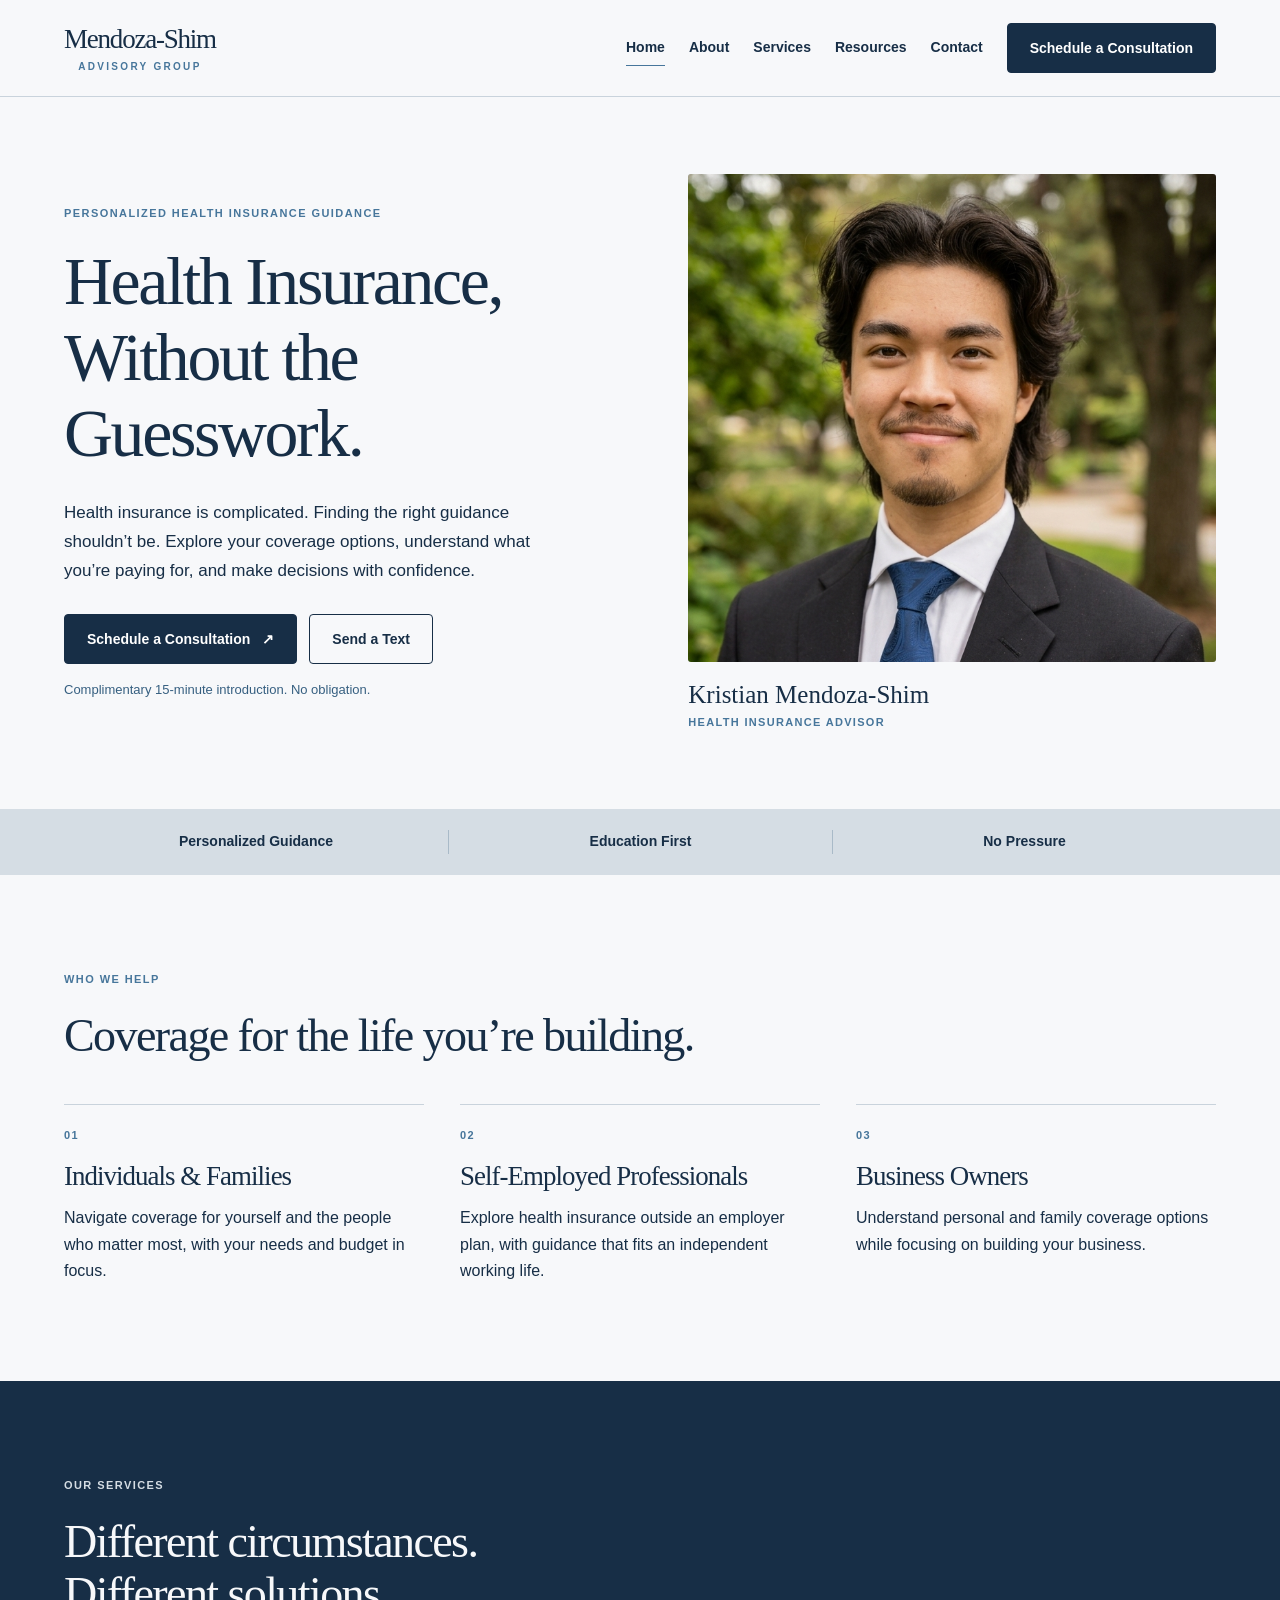
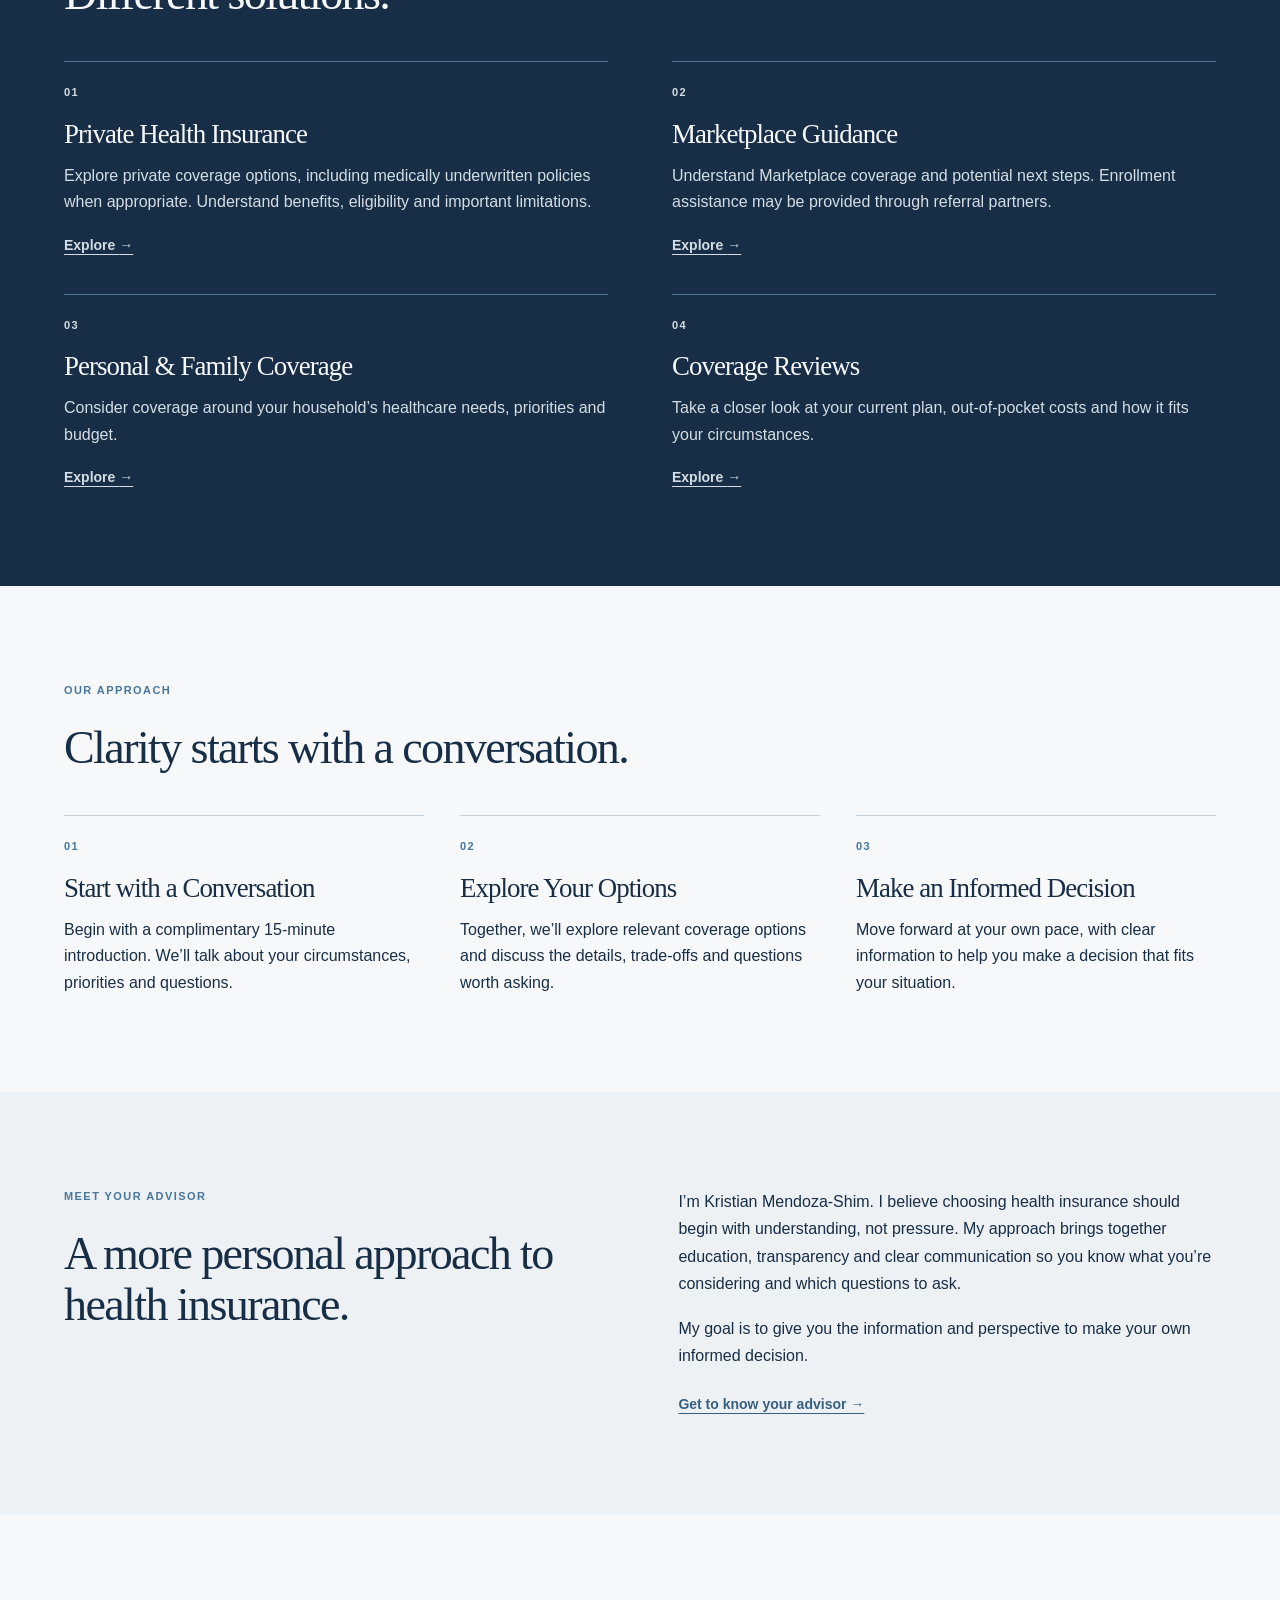
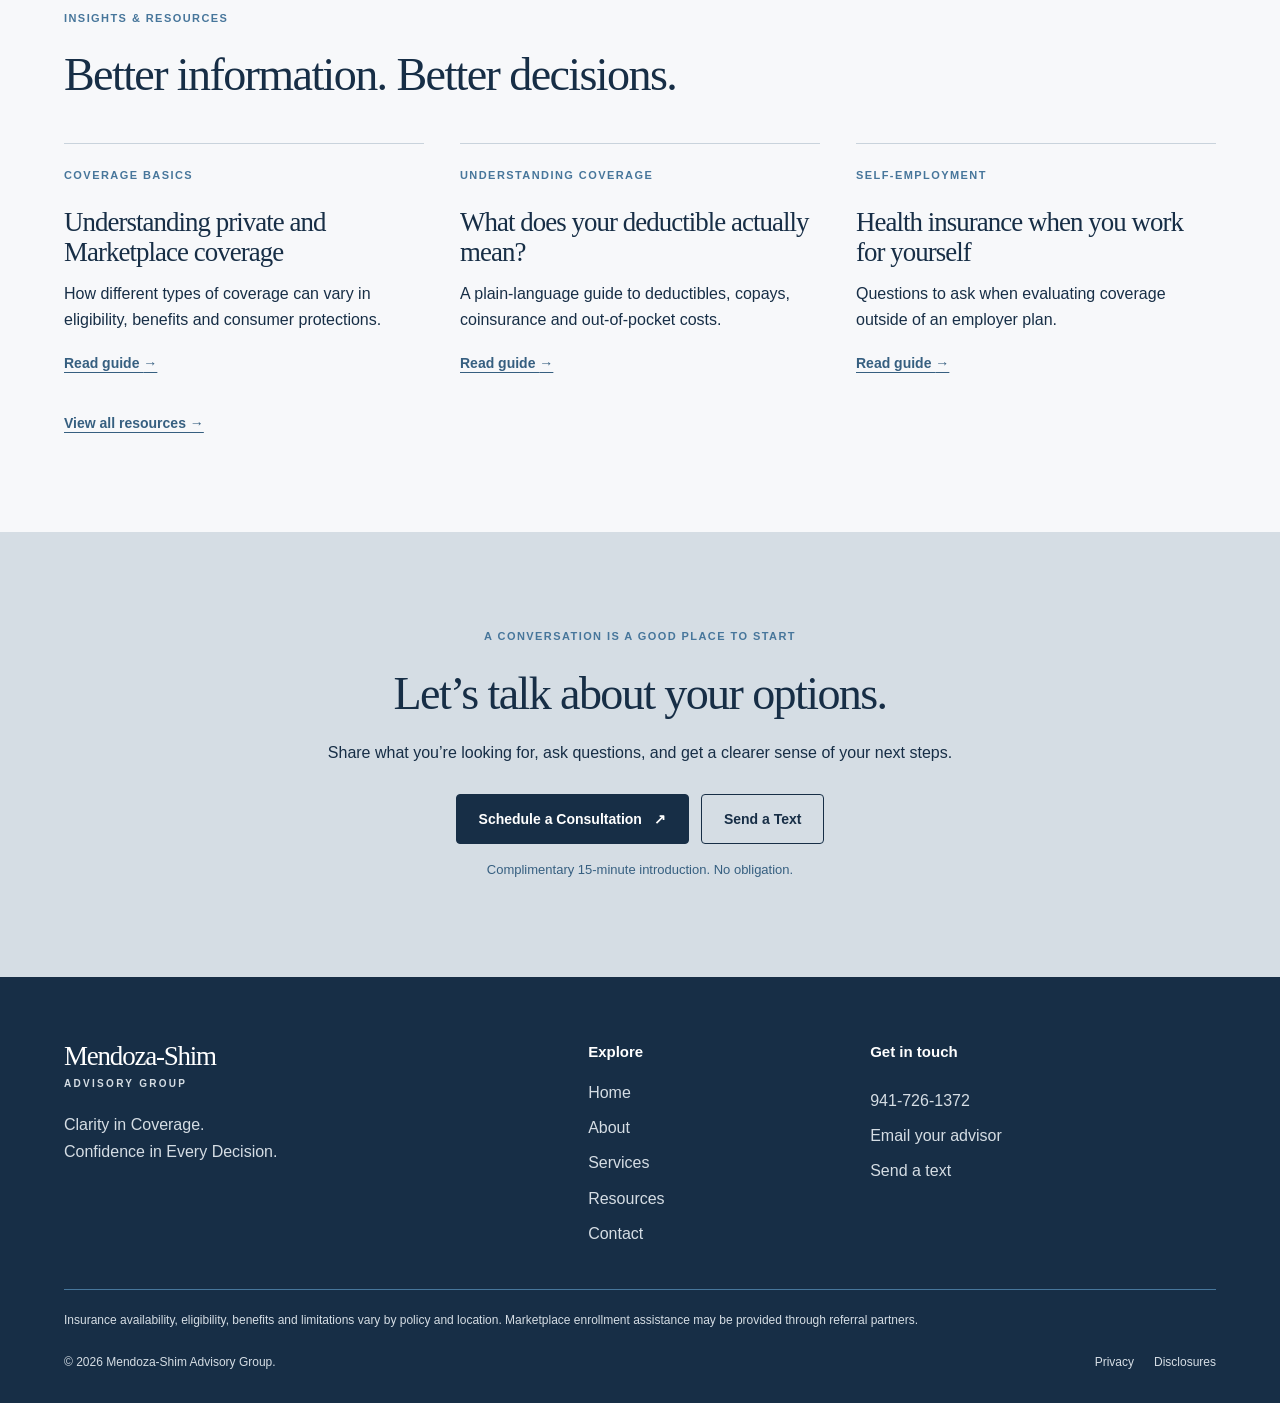
<file: index.html>
<!doctype html><html lang="en"><head><meta charset="utf-8"><meta name="viewport" content="width=device-width, initial-scale=1"><title>Health Insurance, Without the Guesswork | Mendoza-Shim Advisory Group</title><meta name="description" content="Personalized health insurance guidance for individuals, families, self-employed professionals and business owners."><meta name="theme-color" content="#172E46"><meta property="og:type" content="website"><meta property="og:title" content="Health Insurance, Without the Guesswork | Mendoza-Shim Advisory Group"><meta property="og:description" content="Personalized health insurance guidance for individuals, families, self-employed professionals and business owners."><link rel="icon" href="favicon.svg" type="image/svg+xml"><link rel="stylesheet" href="assets/css/styles.css"><script defer src="assets/js/config.js"></script><script defer src="assets/js/main.js"></script></head><body><a class="skip" href="#main">Skip to content</a><header class="header"><div class="wrap nav"><a class="brand" href="index.html" aria-label="Mendoza-Shim Advisory Group home"><span class="brand-name">Mendoza-Shim</span><span class="brand-sub">Advisory Group</span></a><button class="menu-toggle" aria-expanded="false" aria-controls="navigation" type="button"><span>Menu</span><span aria-hidden="true">☰</span></button><nav id="navigation" aria-label="Main navigation"><a href="index.html" aria-current="page">Home</a><a href="about.html">About</a><a href="services.html">Services</a><a href="resources.html">Resources</a><a href="contact.html">Contact</a><a class="button primary nav-cta" data-booking href="contact.html">Schedule a Consultation</a></nav></div></header><main id="main"><section class="hero"><div class="wrap hero-grid"><div class="hero-copy"><p class="eyebrow">Personalized health insurance guidance</p><h1>Health Insurance,<br class="desktop-break"> Without the<br class="desktop-break"> Guesswork.</h1><p class="lead">Health insurance is complicated. Finding the right guidance shouldn’t be. Explore your coverage options, understand what you’re paying for, and make decisions with confidence.</p><div class="actions"><a class="button primary" data-booking href="contact.html">Schedule a Consultation <span aria-hidden="true">↗</span></a><a class="button secondary" href="sms:+19417261372">Send a Text</a></div><p class="reassurance">Complimentary 15-minute introduction. No obligation.</p></div><figure class="portrait"><div class="portrait-stage"><div class="portrait-fallback"><span class="portrait-mark" aria-hidden="true">M<span>·</span>S</span><span class="portrait-rule"></span><p>Clarity in coverage.<br>Confidence in every decision.</p></div><img data-portrait alt="Kristian Mendoza-Shim, health insurance advisor" width="600" height="650" hidden></div><figcaption><span>Kristian Mendoza-Shim</span><small>Health Insurance Advisor</small></figcaption></figure></div></section><div class="trust-strip"><div class="wrap"><span>Personalized Guidance</span><span>Education First</span><span>No Pressure</span></div></div><section class="section"><div class="wrap"><p class="eyebrow">Who we help</p><h2>Coverage for the life you’re building.</h2><div class="three-grid"><article class="line-card"><span class="number">01</span><h3>Individuals & Families</h3><p>Navigate coverage for yourself and the people who matter most, with your needs and budget in focus.</p></article><article class="line-card"><span class="number">02</span><h3>Self-Employed Professionals</h3><p>Explore health insurance outside an employer plan, with guidance that fits an independent working life.</p></article><article class="line-card"><span class="number">03</span><h3>Business Owners</h3><p>Understand personal and family coverage options while focusing on building your business.</p></article></div></div></section><section class="section dark"><div class="wrap"><p class="eyebrow">Our services</p><h2>Different circumstances.<br>Different solutions.</h2><div class="service-grid"><article class="line-card"><span class="number">01</span><h3>Private Health Insurance</h3><p>Explore private coverage options, including medically underwritten policies when appropriate. Understand benefits, eligibility and important limitations.</p><a class="text-link" href="services.html#private">Explore <span aria-hidden="true">→</span></a></article><article class="line-card"><span class="number">02</span><h3>Marketplace Guidance</h3><p>Understand Marketplace coverage and potential next steps. Enrollment assistance may be provided through referral partners.</p><a class="text-link" href="services.html#marketplace">Explore <span aria-hidden="true">→</span></a></article><article class="line-card"><span class="number">03</span><h3>Personal & Family Coverage</h3><p>Consider coverage around your household’s healthcare needs, priorities and budget.</p><a class="text-link" href="services.html#family">Explore <span aria-hidden="true">→</span></a></article><article class="line-card"><span class="number">04</span><h3>Coverage Reviews</h3><p>Take a closer look at your current plan, out-of-pocket costs and how it fits your circumstances.</p><a class="text-link" href="services.html#reviews">Explore <span aria-hidden="true">→</span></a></article></div></div></section><section class="section"><div class="wrap"><p class="eyebrow">Our approach</p><h2>Clarity starts with a conversation.</h2><div class="three-grid"><article class="line-card"><span class="number">01</span><h3>Start with a Conversation</h3><p>Begin with a complimentary 15-minute introduction. We’ll talk about your circumstances, priorities and questions.</p></article><article class="line-card"><span class="number">02</span><h3>Explore Your Options</h3><p>Together, we’ll explore relevant coverage options and discuss the details, trade-offs and questions worth asking.</p></article><article class="line-card"><span class="number">03</span><h3>Make an Informed Decision</h3><p>Move forward at your own pace, with clear information to help you make a decision that fits your situation.</p></article></div></div></section><section class="section advisor-section"><div class="wrap split"><div><p class="eyebrow">Meet your advisor</p><h2>A more personal approach to health insurance.</h2></div><div><p>I’m Kristian Mendoza-Shim. I believe choosing health insurance should begin with understanding, not pressure. My approach brings together education, transparency and clear communication so you know what you’re considering and which questions to ask.</p><p>My goal is to give you the information and perspective to make your own informed decision.</p><a class="text-link" href="about.html">Get to know your advisor →</a></div></div></section><section class="section"><div class="wrap"><p class="eyebrow">Insights & resources</p><h2>Better information. Better decisions.</h2><div class="three-grid resources-grid"><article class="line-card"><p class="eyebrow">Coverage basics</p><h3><a href="private-marketplace.html">Understanding private and Marketplace coverage</a></h3><p>How different types of coverage can vary in eligibility, benefits and consumer protections.</p><a class="text-link" href="private-marketplace.html">Read guide <span aria-hidden="true">→</span></a></article><article class="line-card"><p class="eyebrow">Understanding coverage</p><h3><a href="deductibles.html">What does your deductible actually mean?</a></h3><p>A plain-language guide to deductibles, copays, coinsurance and out-of-pocket costs.</p><a class="text-link" href="deductibles.html">Read guide <span aria-hidden="true">→</span></a></article><article class="line-card"><p class="eyebrow">Self-employment</p><h3><a href="self-employed.html">Health insurance when you work for yourself</a></h3><p>Questions to ask when evaluating coverage outside of an employer plan.</p><a class="text-link" href="self-employed.html">Read guide <span aria-hidden="true">→</span></a></article></div><a class="text-link all-resources" href="resources.html">View all resources →</a></div></section><section class="section final-cta"><div class="wrap narrow center"><p class="eyebrow">A conversation is a good place to start</p><h2>Let’s talk about your options.</h2><p>Share what you’re looking for, ask questions, and get a clearer sense of your next steps.</p><div class="actions"><a class="button primary" data-booking href="contact.html">Schedule a Consultation <span aria-hidden="true">↗</span></a><a class="button secondary" href="sms:+19417261372">Send a Text</a></div><p class="reassurance">Complimentary 15-minute introduction. No obligation.</p></div></section></main><footer class="footer"><div class="wrap"><div class="footer-grid"><div><a class="brand" href="index.html"><span class="brand-name">Mendoza-Shim</span><span class="brand-sub">Advisory Group</span></a><p>Clarity in Coverage.<br>Confidence in Every Decision.</p></div><div><h2>Explore</h2><nav aria-label="Footer navigation"><a href="index.html" aria-current="page">Home</a><a href="about.html">About</a><a href="services.html">Services</a><a href="resources.html">Resources</a><a href="contact.html">Contact</a></nav></div><div><h2>Get in touch</h2><a href="tel:+19417261372">941-726-1372</a><a href="mailto:mendoza.insuranceadvising@gmail.com">Email your advisor</a><a href="sms:+19417261372">Send a text</a></div></div><div class="footer-legal"><p>Insurance availability, eligibility, benefits and limitations vary by policy and location. Marketplace enrollment assistance may be provided through referral partners.</p><div class="legal-row"><small>© <span data-year>2026</span> Mendoza-Shim Advisory Group.</small><div><a href="privacy.html">Privacy</a><a href="disclosures.html">Disclosures</a></div></div></div></div></footer></body></html>
</file>
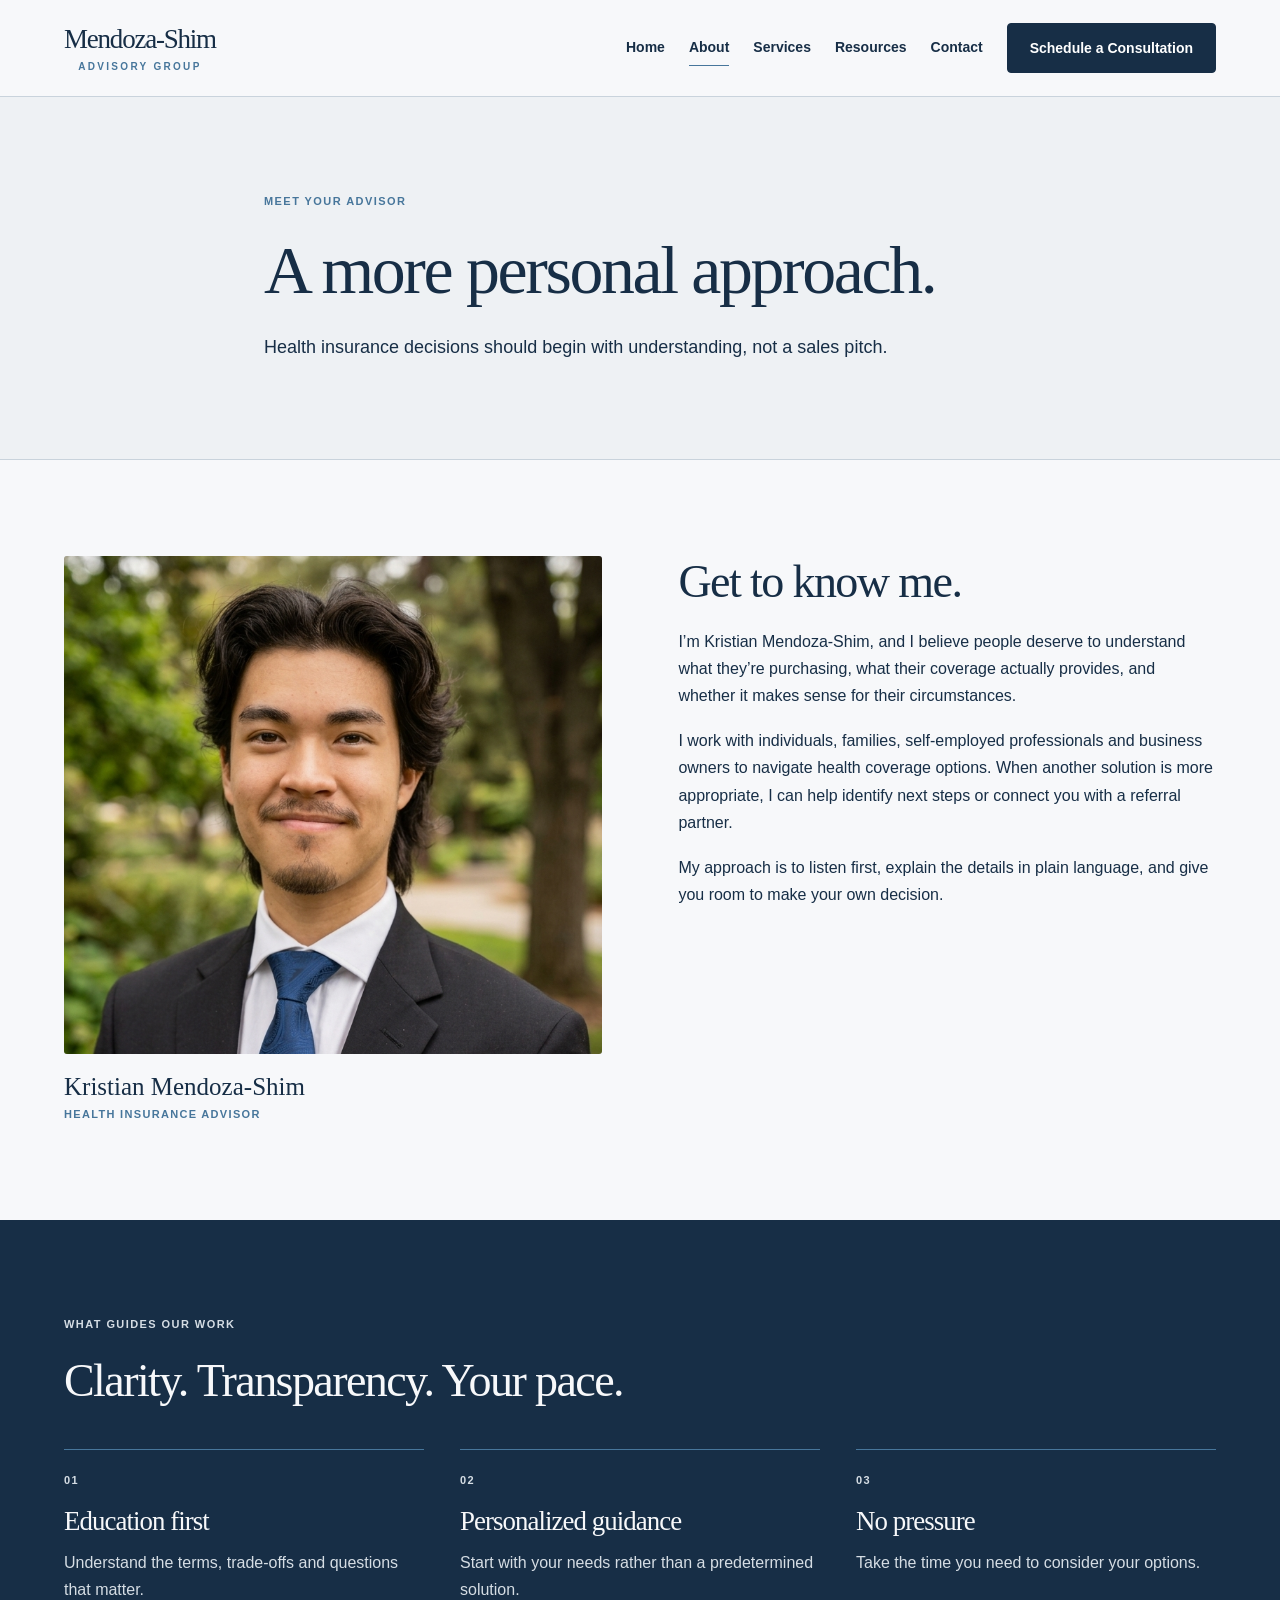
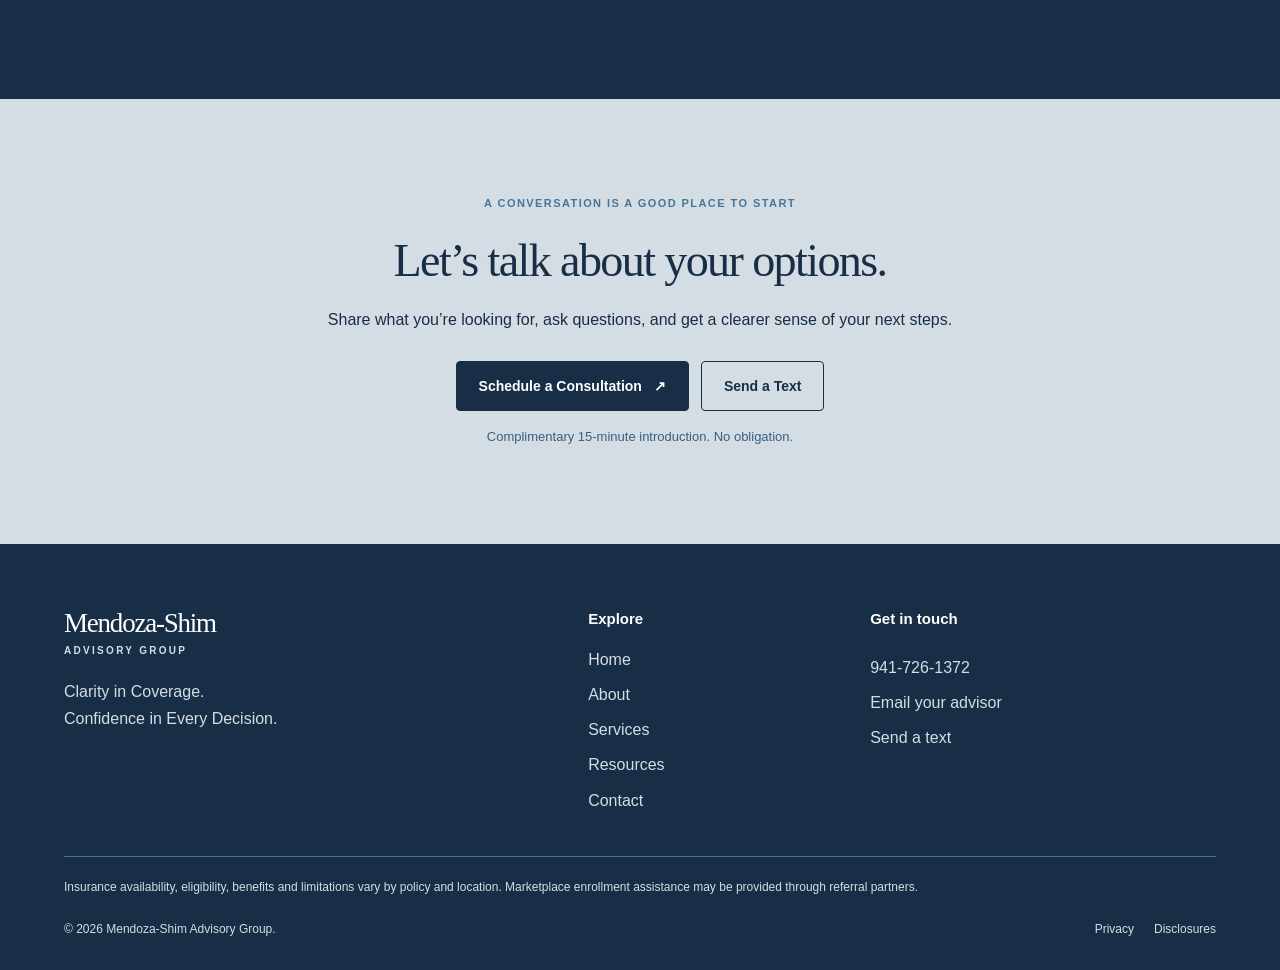
<file: about.html>
<!doctype html><html lang="en"><head><meta charset="utf-8"><meta name="viewport" content="width=device-width, initial-scale=1"><title>About Your Advisor | Mendoza-Shim Advisory Group</title><meta name="description" content="Meet Kristian Mendoza-Shim and learn about his education-first approach to health insurance."><meta name="theme-color" content="#172E46"><meta property="og:type" content="website"><meta property="og:title" content="About Your Advisor | Mendoza-Shim Advisory Group"><meta property="og:description" content="Meet Kristian Mendoza-Shim and learn about his education-first approach to health insurance."><link rel="icon" href="favicon.svg" type="image/svg+xml"><link rel="stylesheet" href="assets/css/styles.css"><script defer src="assets/js/config.js"></script><script defer src="assets/js/main.js"></script></head><body><a class="skip" href="#main">Skip to content</a><header class="header"><div class="wrap nav"><a class="brand" href="index.html" aria-label="Mendoza-Shim Advisory Group home"><span class="brand-name">Mendoza-Shim</span><span class="brand-sub">Advisory Group</span></a><button class="menu-toggle" aria-expanded="false" aria-controls="navigation" type="button"><span>Menu</span><span aria-hidden="true">☰</span></button><nav id="navigation" aria-label="Main navigation"><a href="index.html">Home</a><a href="about.html" aria-current="page">About</a><a href="services.html">Services</a><a href="resources.html">Resources</a><a href="contact.html">Contact</a><a class="button primary nav-cta" data-booking href="contact.html">Schedule a Consultation</a></nav></div></header><main id="main"><section class="section page-intro"><div class="wrap narrow"><p class="eyebrow">Meet your advisor</p><h1>A more personal approach.</h1><p class="lead">Health insurance decisions should begin with understanding, not a sales pitch.</p></div></section><section class="section"><div class="wrap split"><figure class="portrait"><div class="portrait-stage"><div class="portrait-fallback"><span class="portrait-mark" aria-hidden="true">M·S</span><p>Education. Transparency. Clarity.</p></div><img data-portrait alt="Kristian Mendoza-Shim" width="600" height="650" hidden></div><figcaption><span>Kristian Mendoza-Shim</span><small>Health Insurance Advisor</small></figcaption></figure><div><h2>Get to know me.</h2><p>I’m Kristian Mendoza-Shim, and I believe people deserve to understand what they’re purchasing, what their coverage actually provides, and whether it makes sense for their circumstances.</p><p>I work with individuals, families, self-employed professionals and business owners to navigate health coverage options. When another solution is more appropriate, I can help identify next steps or connect you with a referral partner.</p><p>My approach is to listen first, explain the details in plain language, and give you room to make your own decision.</p></div></div></section><section class="section dark"><div class="wrap"><p class="eyebrow">What guides our work</p><h2>Clarity. Transparency. Your pace.</h2><div class="three-grid"><article class="line-card"><span class="number">01</span><h3>Education first</h3><p>Understand the terms, trade-offs and questions that matter.</p></article><article class="line-card"><span class="number">02</span><h3>Personalized guidance</h3><p>Start with your needs rather than a predetermined solution.</p></article><article class="line-card"><span class="number">03</span><h3>No pressure</h3><p>Take the time you need to consider your options.</p></article></div></div></section><section class="section final-cta"><div class="wrap narrow center"><p class="eyebrow">A conversation is a good place to start</p><h2>Let’s talk about your options.</h2><p>Share what you’re looking for, ask questions, and get a clearer sense of your next steps.</p><div class="actions"><a class="button primary" data-booking href="contact.html">Schedule a Consultation <span aria-hidden="true">↗</span></a><a class="button secondary" href="sms:+19417261372">Send a Text</a></div><p class="reassurance">Complimentary 15-minute introduction. No obligation.</p></div></section></main><footer class="footer"><div class="wrap"><div class="footer-grid"><div><a class="brand" href="index.html"><span class="brand-name">Mendoza-Shim</span><span class="brand-sub">Advisory Group</span></a><p>Clarity in Coverage.<br>Confidence in Every Decision.</p></div><div><h2>Explore</h2><nav aria-label="Footer navigation"><a href="index.html">Home</a><a href="about.html" aria-current="page">About</a><a href="services.html">Services</a><a href="resources.html">Resources</a><a href="contact.html">Contact</a></nav></div><div><h2>Get in touch</h2><a href="tel:+19417261372">941-726-1372</a><a href="mailto:mendoza.insuranceadvising@gmail.com">Email your advisor</a><a href="sms:+19417261372">Send a text</a></div></div><div class="footer-legal"><p>Insurance availability, eligibility, benefits and limitations vary by policy and location. Marketplace enrollment assistance may be provided through referral partners.</p><div class="legal-row"><small>© <span data-year>2026</span> Mendoza-Shim Advisory Group.</small><div><a href="privacy.html">Privacy</a><a href="disclosures.html">Disclosures</a></div></div></div></div></footer></body></html>
</file>
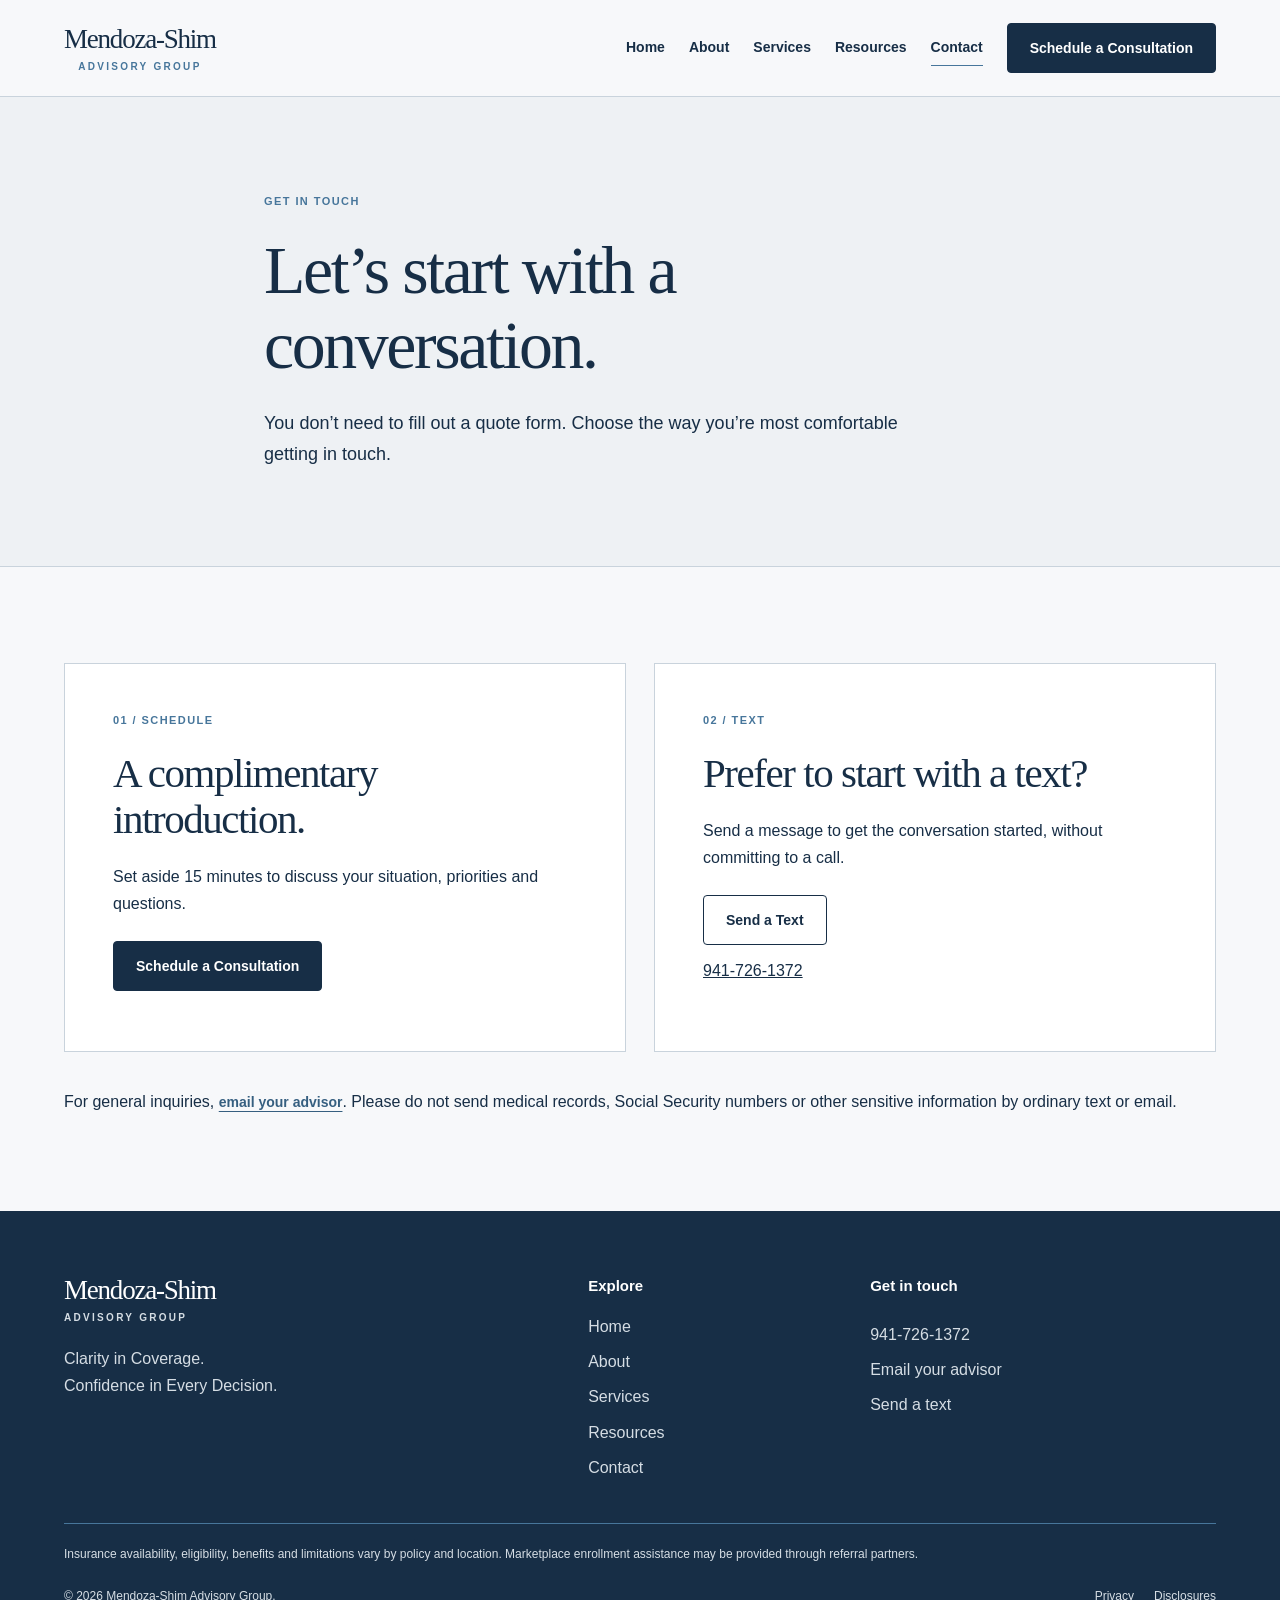
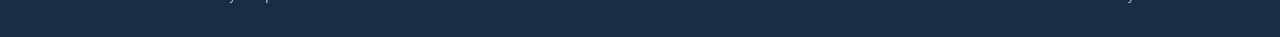
<file: contact.html>
<!doctype html><html lang="en"><head><meta charset="utf-8"><meta name="viewport" content="width=device-width, initial-scale=1"><title>Contact Your Advisor | Mendoza-Shim Advisory Group</title><meta name="description" content="Schedule an introductory consultation or start a conversation by text."><meta name="theme-color" content="#172E46"><meta property="og:type" content="website"><meta property="og:title" content="Contact Your Advisor | Mendoza-Shim Advisory Group"><meta property="og:description" content="Schedule an introductory consultation or start a conversation by text."><link rel="icon" href="favicon.svg" type="image/svg+xml"><link rel="stylesheet" href="assets/css/styles.css"><script defer src="assets/js/config.js"></script><script defer src="assets/js/main.js"></script></head><body><a class="skip" href="#main">Skip to content</a><header class="header"><div class="wrap nav"><a class="brand" href="index.html" aria-label="Mendoza-Shim Advisory Group home"><span class="brand-name">Mendoza-Shim</span><span class="brand-sub">Advisory Group</span></a><button class="menu-toggle" aria-expanded="false" aria-controls="navigation" type="button"><span>Menu</span><span aria-hidden="true">☰</span></button><nav id="navigation" aria-label="Main navigation"><a href="index.html">Home</a><a href="about.html">About</a><a href="services.html">Services</a><a href="resources.html">Resources</a><a href="contact.html" aria-current="page">Contact</a><a class="button primary nav-cta" data-booking href="contact.html">Schedule a Consultation</a></nav></div></header><main id="main"><section class="section page-intro"><div class="wrap narrow"><p class="eyebrow">Get in touch</p><h1>Let’s start with a conversation.</h1><p class="lead">You don’t need to fill out a quote form. Choose the way you’re most comfortable getting in touch.</p></div></section><section class="section"><div class="wrap contact-grid"><article class="contact-card"><p class="eyebrow">01 / Schedule</p><h2>A complimentary introduction.</h2><p>Set aside 15 minutes to discuss your situation, priorities and questions.</p><a class="button primary" data-booking href="sms:+19417261372">Request a consultation by text</a><p class="small" data-booking-note>Online scheduling is not yet available. Please text to arrange a time.</p></article><article class="contact-card"><p class="eyebrow">02 / Text</p><h2>Prefer to start with a text?</h2><p>Send a message to get the conversation started, without committing to a call.</p><a class="button secondary" href="sms:+19417261372">Send a Text</a><p><a href="tel:+19417261372">941-726-1372</a></p></article></div><div class="wrap contact-note"><p>For general inquiries, <a class="text-link" href="mailto:mendoza.insuranceadvising@gmail.com">email your advisor</a>. Please do not send medical records, Social Security numbers or other sensitive information by ordinary text or email.</p></div></section></main><footer class="footer"><div class="wrap"><div class="footer-grid"><div><a class="brand" href="index.html"><span class="brand-name">Mendoza-Shim</span><span class="brand-sub">Advisory Group</span></a><p>Clarity in Coverage.<br>Confidence in Every Decision.</p></div><div><h2>Explore</h2><nav aria-label="Footer navigation"><a href="index.html">Home</a><a href="about.html">About</a><a href="services.html">Services</a><a href="resources.html">Resources</a><a href="contact.html" aria-current="page">Contact</a></nav></div><div><h2>Get in touch</h2><a href="tel:+19417261372">941-726-1372</a><a href="mailto:mendoza.insuranceadvising@gmail.com">Email your advisor</a><a href="sms:+19417261372">Send a text</a></div></div><div class="footer-legal"><p>Insurance availability, eligibility, benefits and limitations vary by policy and location. Marketplace enrollment assistance may be provided through referral partners.</p><div class="legal-row"><small>© <span data-year>2026</span> Mendoza-Shim Advisory Group.</small><div><a href="privacy.html">Privacy</a><a href="disclosures.html">Disclosures</a></div></div></div></div></footer></body></html>
</file>
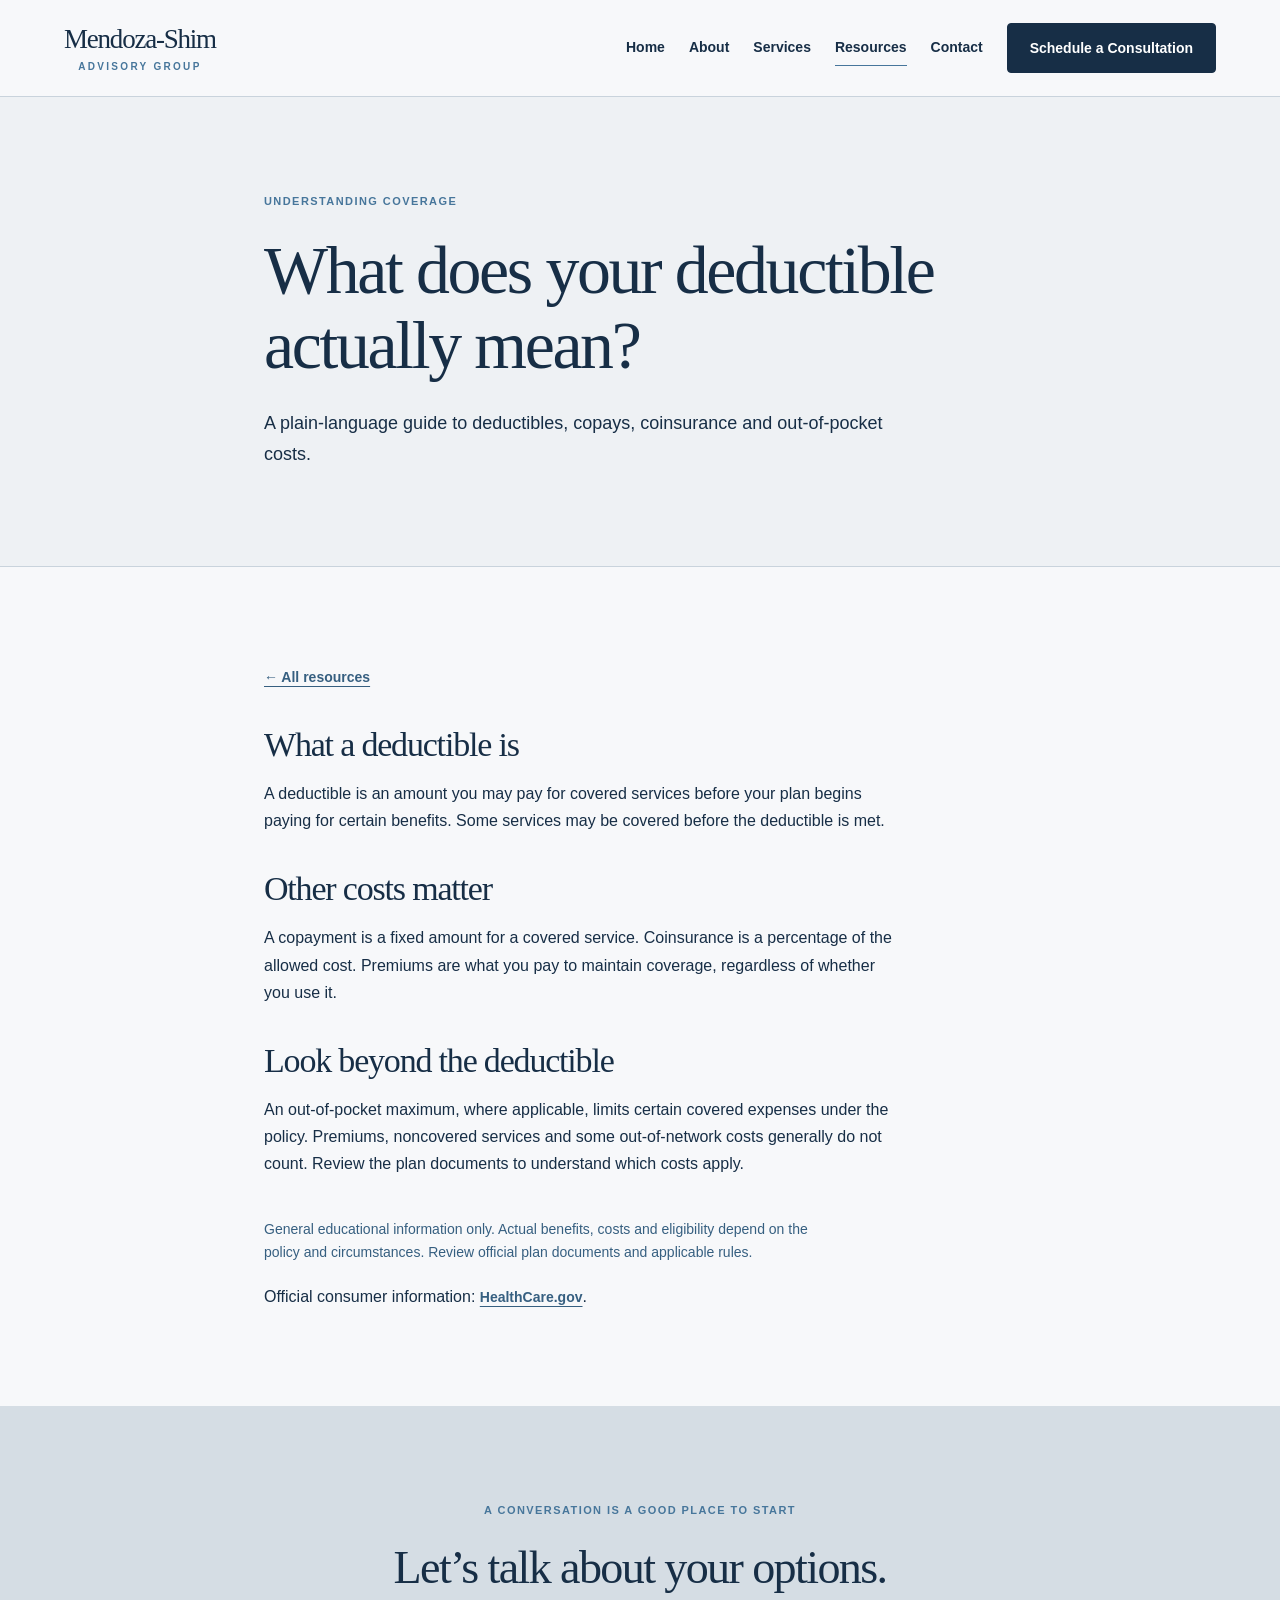
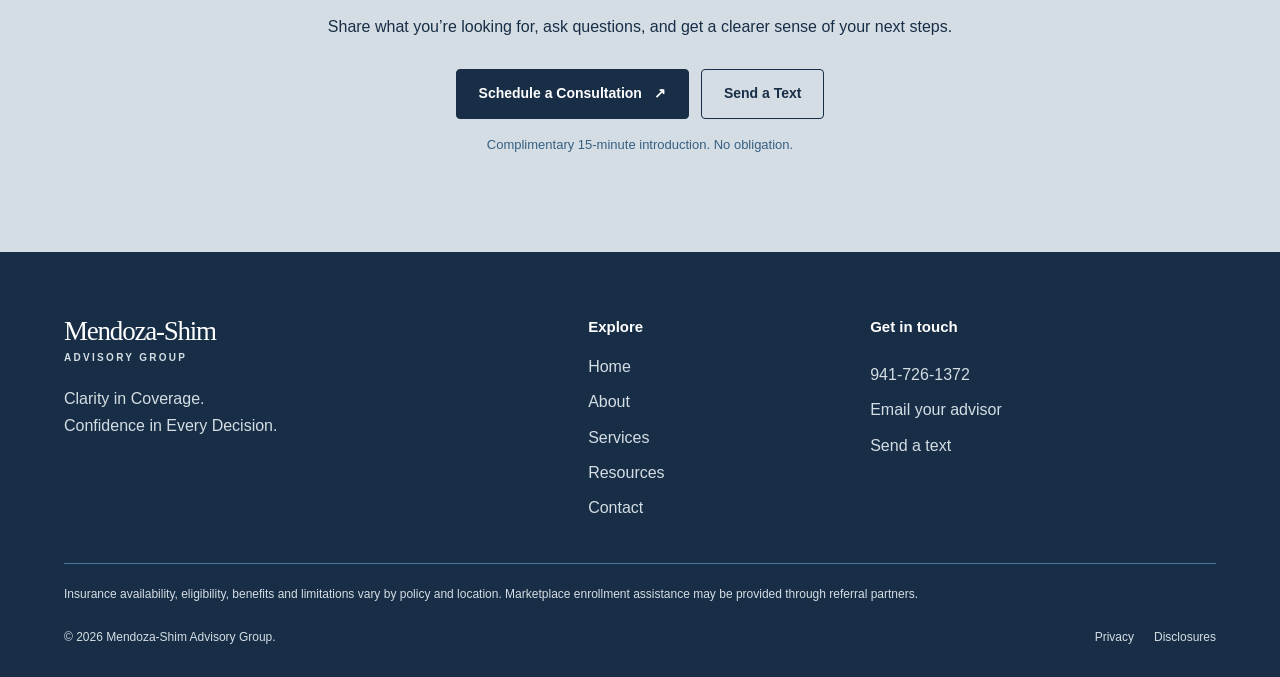
<file: deductibles.html>
<!doctype html><html lang="en"><head><meta charset="utf-8"><meta name="viewport" content="width=device-width, initial-scale=1"><title>What does your deductible actually mean? | Mendoza-Shim Advisory Group</title><meta name="description" content="A plain-language guide to deductibles, copays, coinsurance and out-of-pocket costs."><meta name="theme-color" content="#172E46"><meta property="og:type" content="website"><meta property="og:title" content="What does your deductible actually mean? | Mendoza-Shim Advisory Group"><meta property="og:description" content="A plain-language guide to deductibles, copays, coinsurance and out-of-pocket costs."><link rel="icon" href="favicon.svg" type="image/svg+xml"><link rel="stylesheet" href="assets/css/styles.css"><script defer src="assets/js/config.js"></script><script defer src="assets/js/main.js"></script></head><body><a class="skip" href="#main">Skip to content</a><header class="header"><div class="wrap nav"><a class="brand" href="index.html" aria-label="Mendoza-Shim Advisory Group home"><span class="brand-name">Mendoza-Shim</span><span class="brand-sub">Advisory Group</span></a><button class="menu-toggle" aria-expanded="false" aria-controls="navigation" type="button"><span>Menu</span><span aria-hidden="true">☰</span></button><nav id="navigation" aria-label="Main navigation"><a href="index.html">Home</a><a href="about.html">About</a><a href="services.html">Services</a><a href="resources.html" aria-current="page">Resources</a><a href="contact.html">Contact</a><a class="button primary nav-cta" data-booking href="contact.html">Schedule a Consultation</a></nav></div></header><main id="main"><section class="section page-intro"><div class="wrap narrow"><p class="eyebrow">Understanding coverage</p><h1>What does your deductible actually mean?</h1><p class="lead">A plain-language guide to deductibles, copays, coinsurance and out-of-pocket costs.</p></div></section><article class="section article"><div class="wrap narrow"><a class="text-link" href="resources.html">← All resources</a><h2>What a deductible is</h2><p>A deductible is an amount you may pay for covered services before your plan begins paying for certain benefits. Some services may be covered before the deductible is met.</p><h2>Other costs matter</h2><p>A copayment is a fixed amount for a covered service. Coinsurance is a percentage of the allowed cost. Premiums are what you pay to maintain coverage, regardless of whether you use it.</p><h2>Look beyond the deductible</h2><p>An out-of-pocket maximum, where applicable, limits certain covered expenses under the policy. Premiums, noncovered services and some out-of-network costs generally do not count. Review the plan documents to understand which costs apply.</p><p class="small">General educational information only. Actual benefits, costs and eligibility depend on the policy and circumstances. Review official plan documents and applicable rules.</p><p>Official consumer information: <a href="https://www.healthcare.gov/" class="text-link">HealthCare.gov</a>.</p></div></article><section class="section final-cta"><div class="wrap narrow center"><p class="eyebrow">A conversation is a good place to start</p><h2>Let’s talk about your options.</h2><p>Share what you’re looking for, ask questions, and get a clearer sense of your next steps.</p><div class="actions"><a class="button primary" data-booking href="contact.html">Schedule a Consultation <span aria-hidden="true">↗</span></a><a class="button secondary" href="sms:+19417261372">Send a Text</a></div><p class="reassurance">Complimentary 15-minute introduction. No obligation.</p></div></section></main><footer class="footer"><div class="wrap"><div class="footer-grid"><div><a class="brand" href="index.html"><span class="brand-name">Mendoza-Shim</span><span class="brand-sub">Advisory Group</span></a><p>Clarity in Coverage.<br>Confidence in Every Decision.</p></div><div><h2>Explore</h2><nav aria-label="Footer navigation"><a href="index.html">Home</a><a href="about.html">About</a><a href="services.html">Services</a><a href="resources.html" aria-current="page">Resources</a><a href="contact.html">Contact</a></nav></div><div><h2>Get in touch</h2><a href="tel:+19417261372">941-726-1372</a><a href="mailto:mendoza.insuranceadvising@gmail.com">Email your advisor</a><a href="sms:+19417261372">Send a text</a></div></div><div class="footer-legal"><p>Insurance availability, eligibility, benefits and limitations vary by policy and location. Marketplace enrollment assistance may be provided through referral partners.</p><div class="legal-row"><small>© <span data-year>2026</span> Mendoza-Shim Advisory Group.</small><div><a href="privacy.html">Privacy</a><a href="disclosures.html">Disclosures</a></div></div></div></div></footer></body></html>
</file>
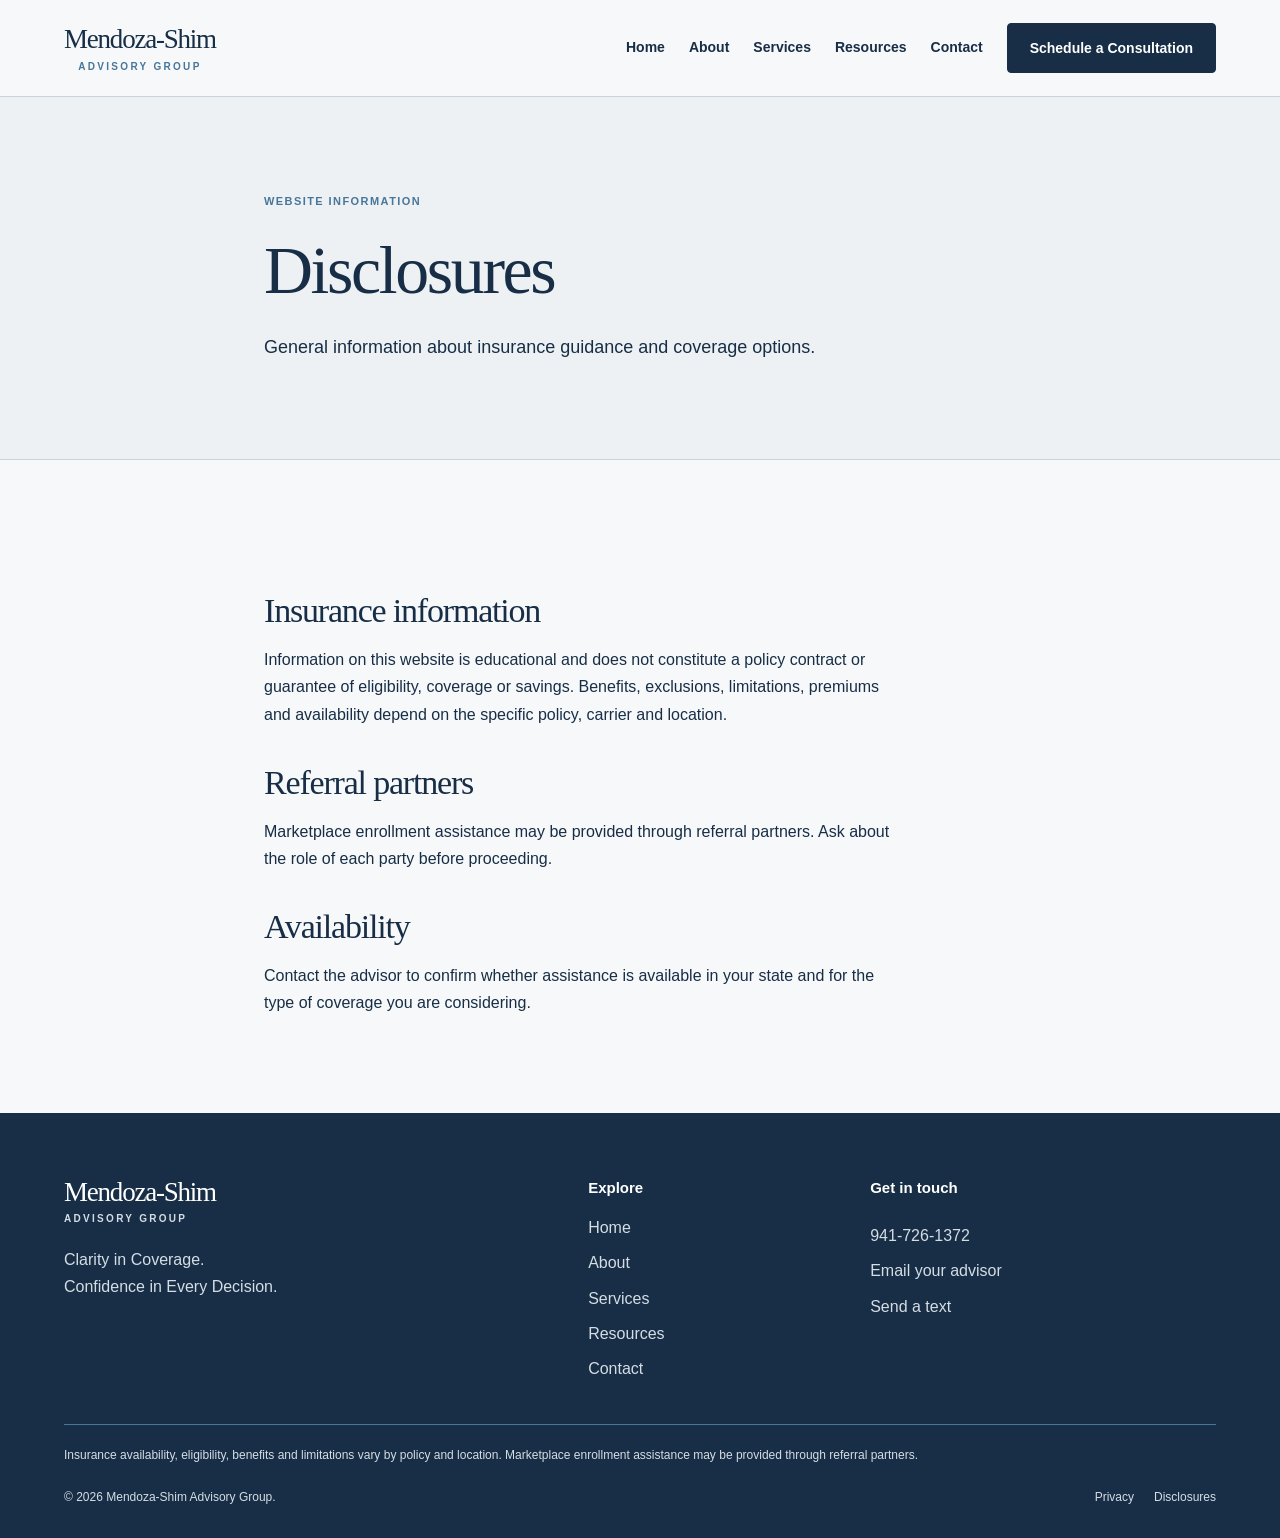
<file: disclosures.html>
<!doctype html><html lang="en"><head><meta charset="utf-8"><meta name="viewport" content="width=device-width, initial-scale=1"><title>Disclosures | Mendoza-Shim Advisory Group</title><meta name="description" content="General information about insurance guidance and coverage limitations."><meta name="theme-color" content="#172E46"><meta property="og:type" content="website"><meta property="og:title" content="Disclosures | Mendoza-Shim Advisory Group"><meta property="og:description" content="General information about insurance guidance and coverage limitations."><link rel="icon" href="favicon.svg" type="image/svg+xml"><link rel="stylesheet" href="assets/css/styles.css"><script defer src="assets/js/config.js"></script><script defer src="assets/js/main.js"></script></head><body><a class="skip" href="#main">Skip to content</a><header class="header"><div class="wrap nav"><a class="brand" href="index.html" aria-label="Mendoza-Shim Advisory Group home"><span class="brand-name">Mendoza-Shim</span><span class="brand-sub">Advisory Group</span></a><button class="menu-toggle" aria-expanded="false" aria-controls="navigation" type="button"><span>Menu</span><span aria-hidden="true">☰</span></button><nav id="navigation" aria-label="Main navigation"><a href="index.html">Home</a><a href="about.html">About</a><a href="services.html">Services</a><a href="resources.html">Resources</a><a href="contact.html">Contact</a><a class="button primary nav-cta" data-booking href="contact.html">Schedule a Consultation</a></nav></div></header><main id="main"><section class="section page-intro"><div class="wrap narrow"><p class="eyebrow">Website information</p><h1>Disclosures</h1><p class="lead">General information about insurance guidance and coverage options.</p></div></section><section class="section article"><div class="wrap narrow"><h2>Insurance information</h2><p>Information on this website is educational and does not constitute a policy contract or guarantee of eligibility, coverage or savings. Benefits, exclusions, limitations, premiums and availability depend on the specific policy, carrier and location.</p><h2>Referral partners</h2><p>Marketplace enrollment assistance may be provided through referral partners. Ask about the role of each party before proceeding.</p><h2>Availability</h2><p>Contact the advisor to confirm whether assistance is available in your state and for the type of coverage you are considering.</p></div></section></main><footer class="footer"><div class="wrap"><div class="footer-grid"><div><a class="brand" href="index.html"><span class="brand-name">Mendoza-Shim</span><span class="brand-sub">Advisory Group</span></a><p>Clarity in Coverage.<br>Confidence in Every Decision.</p></div><div><h2>Explore</h2><nav aria-label="Footer navigation"><a href="index.html">Home</a><a href="about.html">About</a><a href="services.html">Services</a><a href="resources.html">Resources</a><a href="contact.html">Contact</a></nav></div><div><h2>Get in touch</h2><a href="tel:+19417261372">941-726-1372</a><a href="mailto:mendoza.insuranceadvising@gmail.com">Email your advisor</a><a href="sms:+19417261372">Send a text</a></div></div><div class="footer-legal"><p>Insurance availability, eligibility, benefits and limitations vary by policy and location. Marketplace enrollment assistance may be provided through referral partners.</p><div class="legal-row"><small>© <span data-year>2026</span> Mendoza-Shim Advisory Group.</small><div><a href="privacy.html">Privacy</a><a href="disclosures.html">Disclosures</a></div></div></div></div></footer></body></html>
</file>
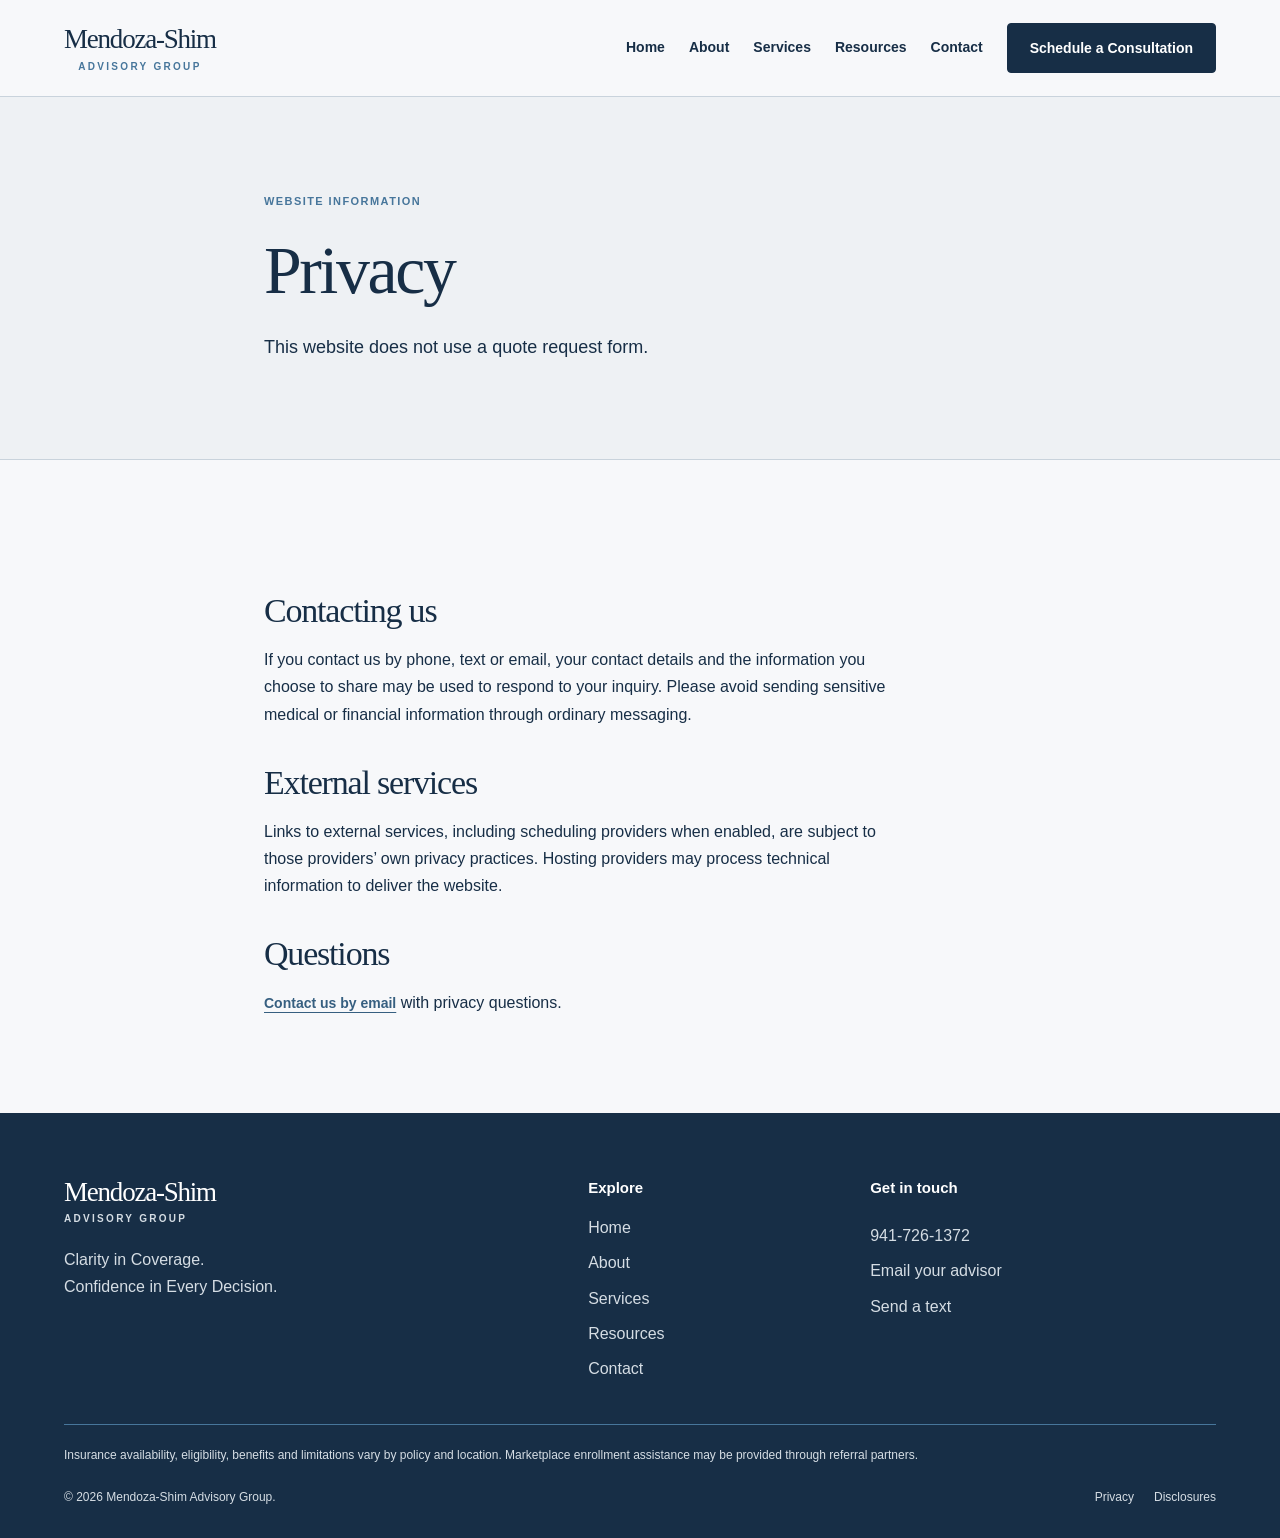
<file: privacy.html>
<!doctype html><html lang="en"><head><meta charset="utf-8"><meta name="viewport" content="width=device-width, initial-scale=1"><title>Privacy | Mendoza-Shim Advisory Group</title><meta name="description" content="Information about contacting Mendoza-Shim Advisory Group."><meta name="theme-color" content="#172E46"><meta property="og:type" content="website"><meta property="og:title" content="Privacy | Mendoza-Shim Advisory Group"><meta property="og:description" content="Information about contacting Mendoza-Shim Advisory Group."><link rel="icon" href="favicon.svg" type="image/svg+xml"><link rel="stylesheet" href="assets/css/styles.css"><script defer src="assets/js/config.js"></script><script defer src="assets/js/main.js"></script></head><body><a class="skip" href="#main">Skip to content</a><header class="header"><div class="wrap nav"><a class="brand" href="index.html" aria-label="Mendoza-Shim Advisory Group home"><span class="brand-name">Mendoza-Shim</span><span class="brand-sub">Advisory Group</span></a><button class="menu-toggle" aria-expanded="false" aria-controls="navigation" type="button"><span>Menu</span><span aria-hidden="true">☰</span></button><nav id="navigation" aria-label="Main navigation"><a href="index.html">Home</a><a href="about.html">About</a><a href="services.html">Services</a><a href="resources.html">Resources</a><a href="contact.html">Contact</a><a class="button primary nav-cta" data-booking href="contact.html">Schedule a Consultation</a></nav></div></header><main id="main"><section class="section page-intro"><div class="wrap narrow"><p class="eyebrow">Website information</p><h1>Privacy</h1><p class="lead">This website does not use a quote request form.</p></div></section><section class="section article"><div class="wrap narrow"><h2>Contacting us</h2><p>If you contact us by phone, text or email, your contact details and the information you choose to share may be used to respond to your inquiry. Please avoid sending sensitive medical or financial information through ordinary messaging.</p><h2>External services</h2><p>Links to external services, including scheduling providers when enabled, are subject to those providers’ own privacy practices. Hosting providers may process technical information to deliver the website.</p><h2>Questions</h2><p><a class="text-link" href="mailto:mendoza.insuranceadvising@gmail.com">Contact us by email</a> with privacy questions.</p></div></section></main><footer class="footer"><div class="wrap"><div class="footer-grid"><div><a class="brand" href="index.html"><span class="brand-name">Mendoza-Shim</span><span class="brand-sub">Advisory Group</span></a><p>Clarity in Coverage.<br>Confidence in Every Decision.</p></div><div><h2>Explore</h2><nav aria-label="Footer navigation"><a href="index.html">Home</a><a href="about.html">About</a><a href="services.html">Services</a><a href="resources.html">Resources</a><a href="contact.html">Contact</a></nav></div><div><h2>Get in touch</h2><a href="tel:+19417261372">941-726-1372</a><a href="mailto:mendoza.insuranceadvising@gmail.com">Email your advisor</a><a href="sms:+19417261372">Send a text</a></div></div><div class="footer-legal"><p>Insurance availability, eligibility, benefits and limitations vary by policy and location. Marketplace enrollment assistance may be provided through referral partners.</p><div class="legal-row"><small>© <span data-year>2026</span> Mendoza-Shim Advisory Group.</small><div><a href="privacy.html">Privacy</a><a href="disclosures.html">Disclosures</a></div></div></div></div></footer></body></html>
</file>
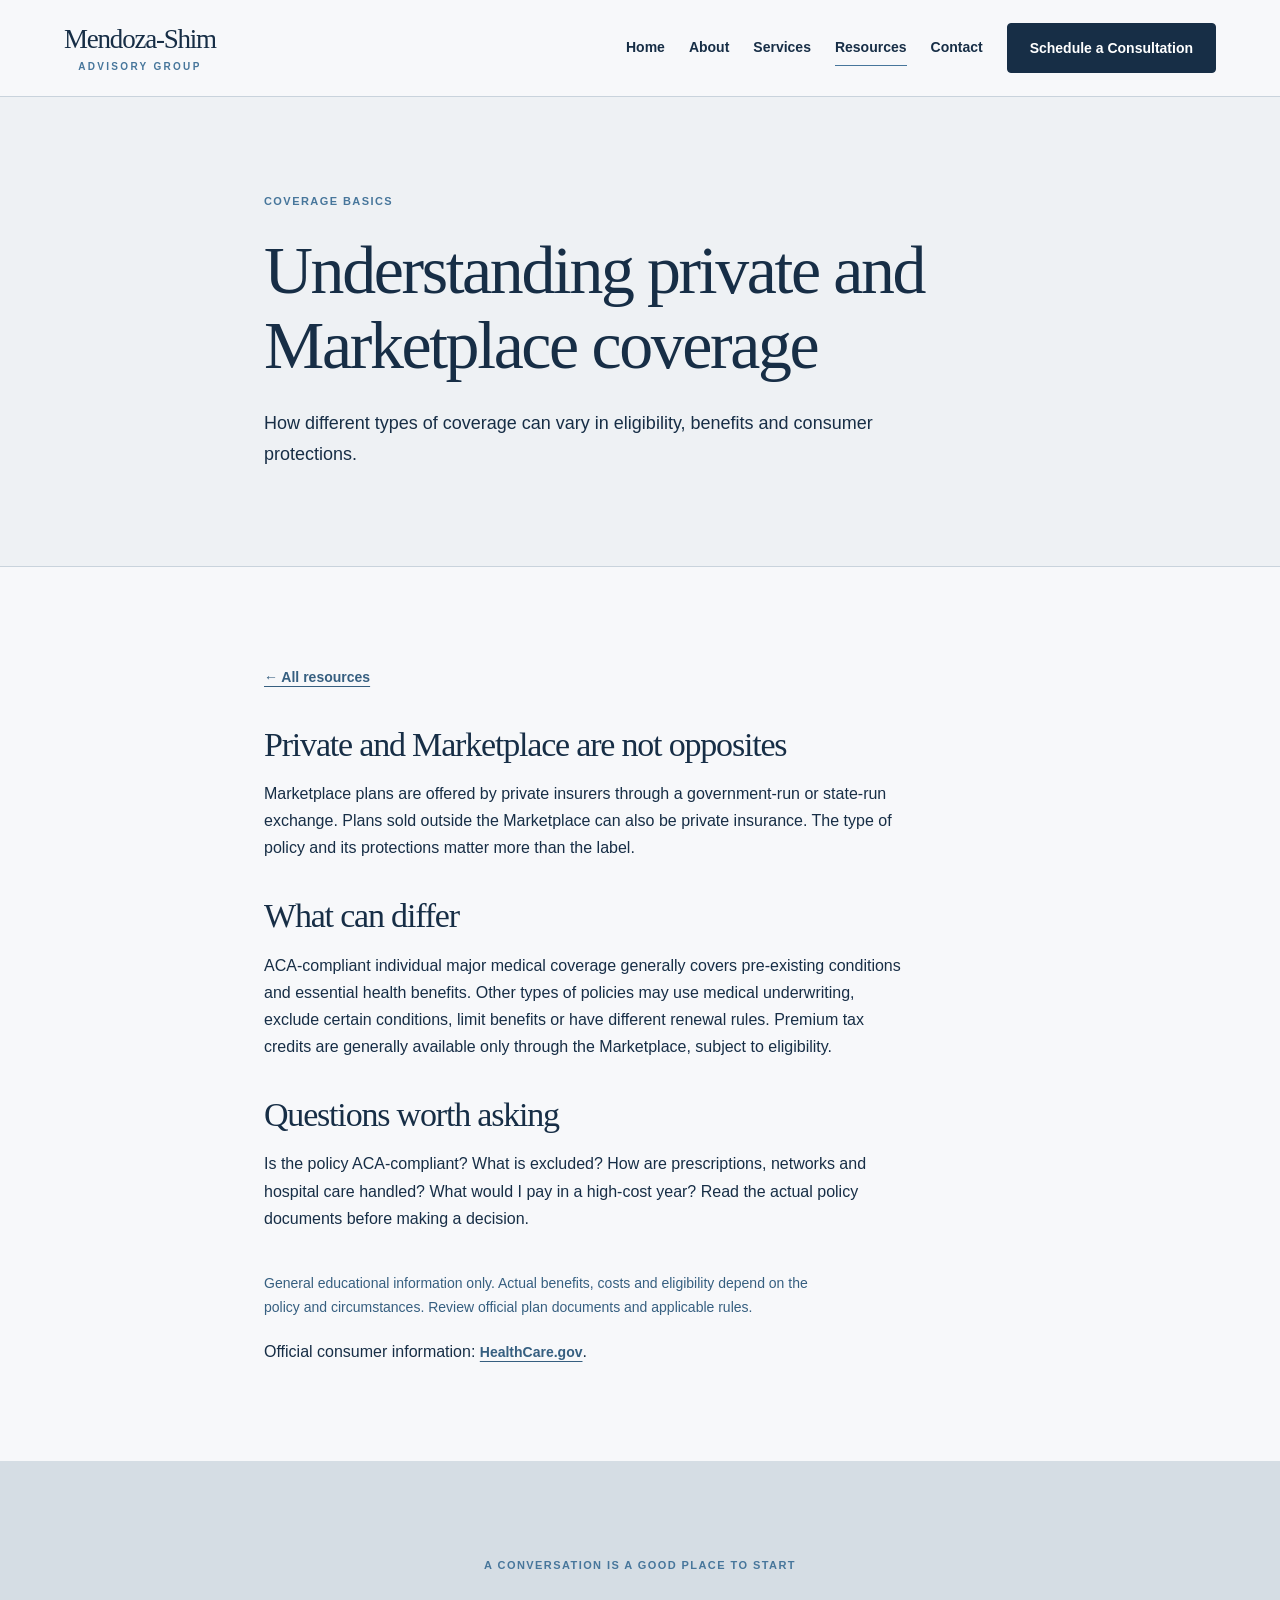
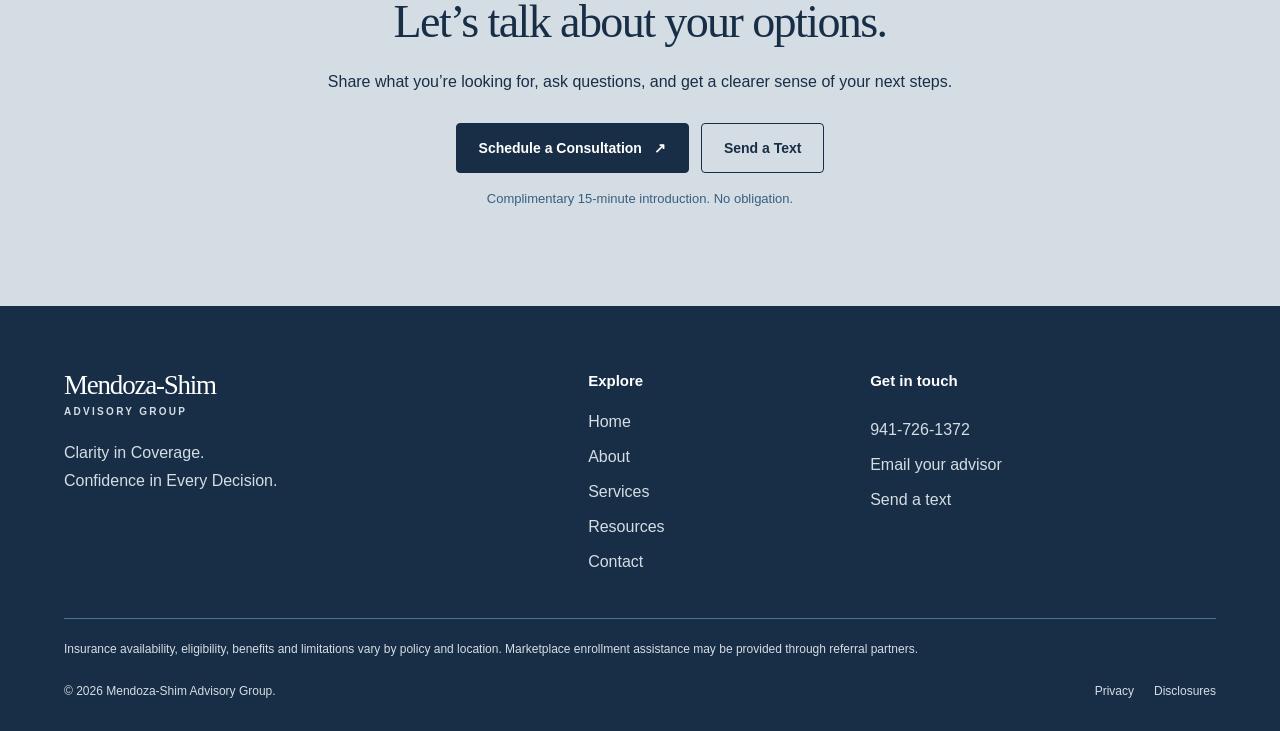
<file: private-marketplace.html>
<!doctype html><html lang="en"><head><meta charset="utf-8"><meta name="viewport" content="width=device-width, initial-scale=1"><title>Understanding private and Marketplace coverage | Mendoza-Shim Advisory Group</title><meta name="description" content="How different types of coverage can vary in eligibility, benefits and consumer protections."><meta name="theme-color" content="#172E46"><meta property="og:type" content="website"><meta property="og:title" content="Understanding private and Marketplace coverage | Mendoza-Shim Advisory Group"><meta property="og:description" content="How different types of coverage can vary in eligibility, benefits and consumer protections."><link rel="icon" href="favicon.svg" type="image/svg+xml"><link rel="stylesheet" href="assets/css/styles.css"><script defer src="assets/js/config.js"></script><script defer src="assets/js/main.js"></script></head><body><a class="skip" href="#main">Skip to content</a><header class="header"><div class="wrap nav"><a class="brand" href="index.html" aria-label="Mendoza-Shim Advisory Group home"><span class="brand-name">Mendoza-Shim</span><span class="brand-sub">Advisory Group</span></a><button class="menu-toggle" aria-expanded="false" aria-controls="navigation" type="button"><span>Menu</span><span aria-hidden="true">☰</span></button><nav id="navigation" aria-label="Main navigation"><a href="index.html">Home</a><a href="about.html">About</a><a href="services.html">Services</a><a href="resources.html" aria-current="page">Resources</a><a href="contact.html">Contact</a><a class="button primary nav-cta" data-booking href="contact.html">Schedule a Consultation</a></nav></div></header><main id="main"><section class="section page-intro"><div class="wrap narrow"><p class="eyebrow">Coverage basics</p><h1>Understanding private and Marketplace coverage</h1><p class="lead">How different types of coverage can vary in eligibility, benefits and consumer protections.</p></div></section><article class="section article"><div class="wrap narrow"><a class="text-link" href="resources.html">← All resources</a><h2>Private and Marketplace are not opposites</h2><p>Marketplace plans are offered by private insurers through a government-run or state-run exchange. Plans sold outside the Marketplace can also be private insurance. The type of policy and its protections matter more than the label.</p><h2>What can differ</h2><p>ACA-compliant individual major medical coverage generally covers pre-existing conditions and essential health benefits. Other types of policies may use medical underwriting, exclude certain conditions, limit benefits or have different renewal rules. Premium tax credits are generally available only through the Marketplace, subject to eligibility.</p><h2>Questions worth asking</h2><p>Is the policy ACA-compliant? What is excluded? How are prescriptions, networks and hospital care handled? What would I pay in a high-cost year? Read the actual policy documents before making a decision.</p><p class="small">General educational information only. Actual benefits, costs and eligibility depend on the policy and circumstances. Review official plan documents and applicable rules.</p><p>Official consumer information: <a href="https://www.healthcare.gov/" class="text-link">HealthCare.gov</a>.</p></div></article><section class="section final-cta"><div class="wrap narrow center"><p class="eyebrow">A conversation is a good place to start</p><h2>Let’s talk about your options.</h2><p>Share what you’re looking for, ask questions, and get a clearer sense of your next steps.</p><div class="actions"><a class="button primary" data-booking href="contact.html">Schedule a Consultation <span aria-hidden="true">↗</span></a><a class="button secondary" href="sms:+19417261372">Send a Text</a></div><p class="reassurance">Complimentary 15-minute introduction. No obligation.</p></div></section></main><footer class="footer"><div class="wrap"><div class="footer-grid"><div><a class="brand" href="index.html"><span class="brand-name">Mendoza-Shim</span><span class="brand-sub">Advisory Group</span></a><p>Clarity in Coverage.<br>Confidence in Every Decision.</p></div><div><h2>Explore</h2><nav aria-label="Footer navigation"><a href="index.html">Home</a><a href="about.html">About</a><a href="services.html">Services</a><a href="resources.html" aria-current="page">Resources</a><a href="contact.html">Contact</a></nav></div><div><h2>Get in touch</h2><a href="tel:+19417261372">941-726-1372</a><a href="mailto:mendoza.insuranceadvising@gmail.com">Email your advisor</a><a href="sms:+19417261372">Send a text</a></div></div><div class="footer-legal"><p>Insurance availability, eligibility, benefits and limitations vary by policy and location. Marketplace enrollment assistance may be provided through referral partners.</p><div class="legal-row"><small>© <span data-year>2026</span> Mendoza-Shim Advisory Group.</small><div><a href="privacy.html">Privacy</a><a href="disclosures.html">Disclosures</a></div></div></div></div></footer></body></html>
</file>
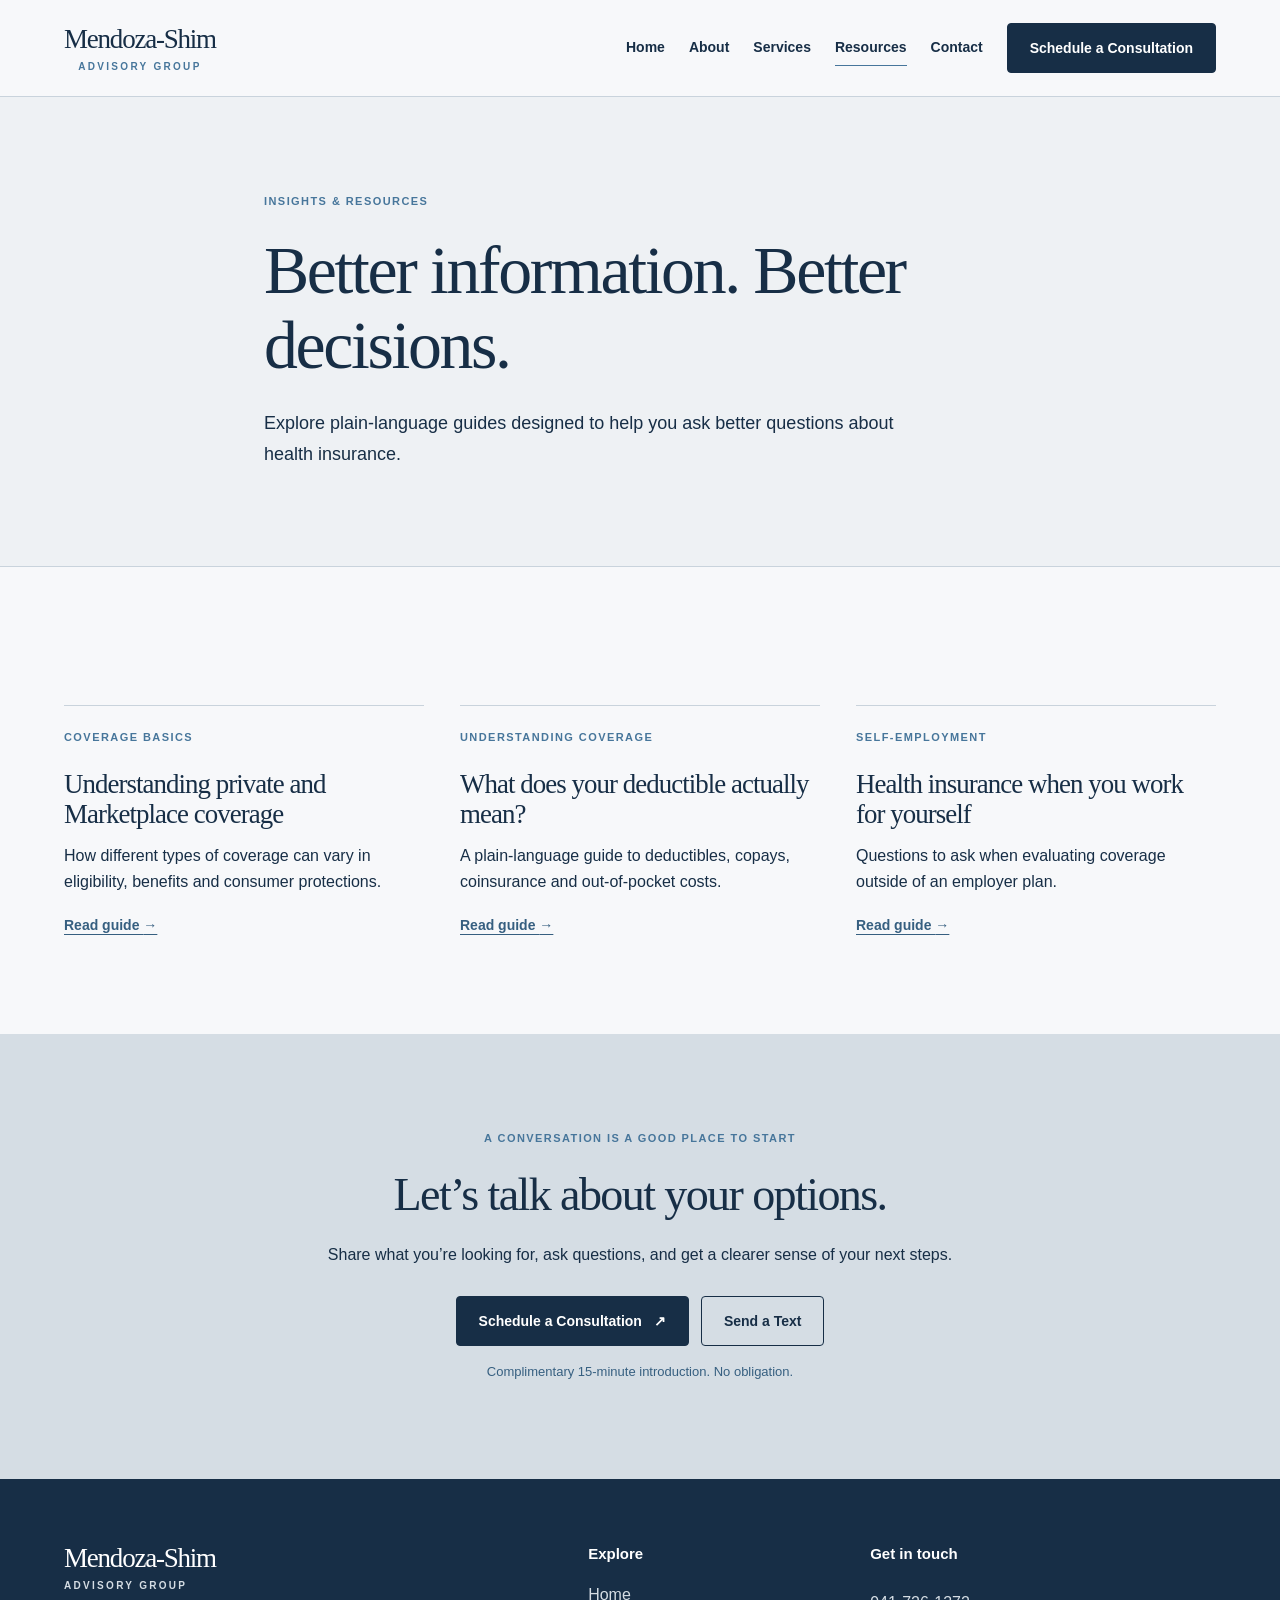
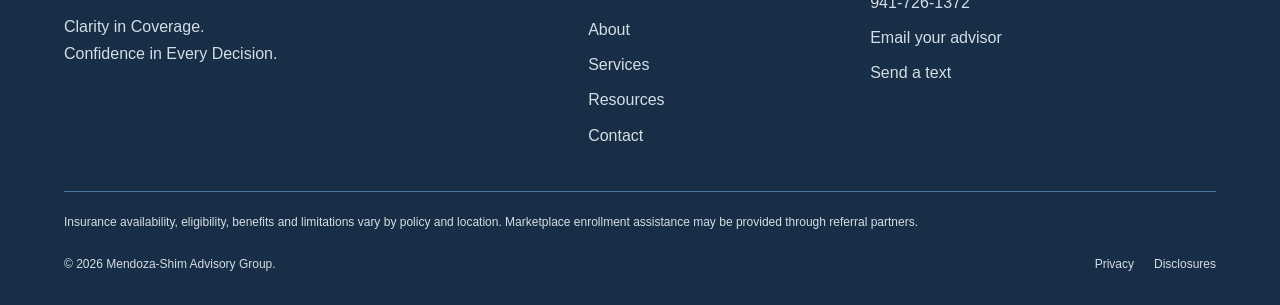
<file: resources.html>
<!doctype html><html lang="en"><head><meta charset="utf-8"><meta name="viewport" content="width=device-width, initial-scale=1"><title>Health Insurance Resources | Mendoza-Shim Advisory Group</title><meta name="description" content="Plain-language educational guides to health insurance coverage and costs."><meta name="theme-color" content="#172E46"><meta property="og:type" content="website"><meta property="og:title" content="Health Insurance Resources | Mendoza-Shim Advisory Group"><meta property="og:description" content="Plain-language educational guides to health insurance coverage and costs."><link rel="icon" href="favicon.svg" type="image/svg+xml"><link rel="stylesheet" href="assets/css/styles.css"><script defer src="assets/js/config.js"></script><script defer src="assets/js/main.js"></script></head><body><a class="skip" href="#main">Skip to content</a><header class="header"><div class="wrap nav"><a class="brand" href="index.html" aria-label="Mendoza-Shim Advisory Group home"><span class="brand-name">Mendoza-Shim</span><span class="brand-sub">Advisory Group</span></a><button class="menu-toggle" aria-expanded="false" aria-controls="navigation" type="button"><span>Menu</span><span aria-hidden="true">☰</span></button><nav id="navigation" aria-label="Main navigation"><a href="index.html">Home</a><a href="about.html">About</a><a href="services.html">Services</a><a href="resources.html" aria-current="page">Resources</a><a href="contact.html">Contact</a><a class="button primary nav-cta" data-booking href="contact.html">Schedule a Consultation</a></nav></div></header><main id="main"><section class="section page-intro"><div class="wrap narrow"><p class="eyebrow">Insights & resources</p><h1>Better information. Better decisions.</h1><p class="lead">Explore plain-language guides designed to help you ask better questions about health insurance.</p></div></section><section class="section"><div class="wrap"><div class="three-grid resources-grid"><article class="line-card"><p class="eyebrow">Coverage basics</p><h3><a href="private-marketplace.html">Understanding private and Marketplace coverage</a></h3><p>How different types of coverage can vary in eligibility, benefits and consumer protections.</p><a class="text-link" href="private-marketplace.html">Read guide <span aria-hidden="true">→</span></a></article><article class="line-card"><p class="eyebrow">Understanding coverage</p><h3><a href="deductibles.html">What does your deductible actually mean?</a></h3><p>A plain-language guide to deductibles, copays, coinsurance and out-of-pocket costs.</p><a class="text-link" href="deductibles.html">Read guide <span aria-hidden="true">→</span></a></article><article class="line-card"><p class="eyebrow">Self-employment</p><h3><a href="self-employed.html">Health insurance when you work for yourself</a></h3><p>Questions to ask when evaluating coverage outside of an employer plan.</p><a class="text-link" href="self-employed.html">Read guide <span aria-hidden="true">→</span></a></article></div></div></section><section class="section final-cta"><div class="wrap narrow center"><p class="eyebrow">A conversation is a good place to start</p><h2>Let’s talk about your options.</h2><p>Share what you’re looking for, ask questions, and get a clearer sense of your next steps.</p><div class="actions"><a class="button primary" data-booking href="contact.html">Schedule a Consultation <span aria-hidden="true">↗</span></a><a class="button secondary" href="sms:+19417261372">Send a Text</a></div><p class="reassurance">Complimentary 15-minute introduction. No obligation.</p></div></section></main><footer class="footer"><div class="wrap"><div class="footer-grid"><div><a class="brand" href="index.html"><span class="brand-name">Mendoza-Shim</span><span class="brand-sub">Advisory Group</span></a><p>Clarity in Coverage.<br>Confidence in Every Decision.</p></div><div><h2>Explore</h2><nav aria-label="Footer navigation"><a href="index.html">Home</a><a href="about.html">About</a><a href="services.html">Services</a><a href="resources.html" aria-current="page">Resources</a><a href="contact.html">Contact</a></nav></div><div><h2>Get in touch</h2><a href="tel:+19417261372">941-726-1372</a><a href="mailto:mendoza.insuranceadvising@gmail.com">Email your advisor</a><a href="sms:+19417261372">Send a text</a></div></div><div class="footer-legal"><p>Insurance availability, eligibility, benefits and limitations vary by policy and location. Marketplace enrollment assistance may be provided through referral partners.</p><div class="legal-row"><small>© <span data-year>2026</span> Mendoza-Shim Advisory Group.</small><div><a href="privacy.html">Privacy</a><a href="disclosures.html">Disclosures</a></div></div></div></div></footer></body></html>
</file>
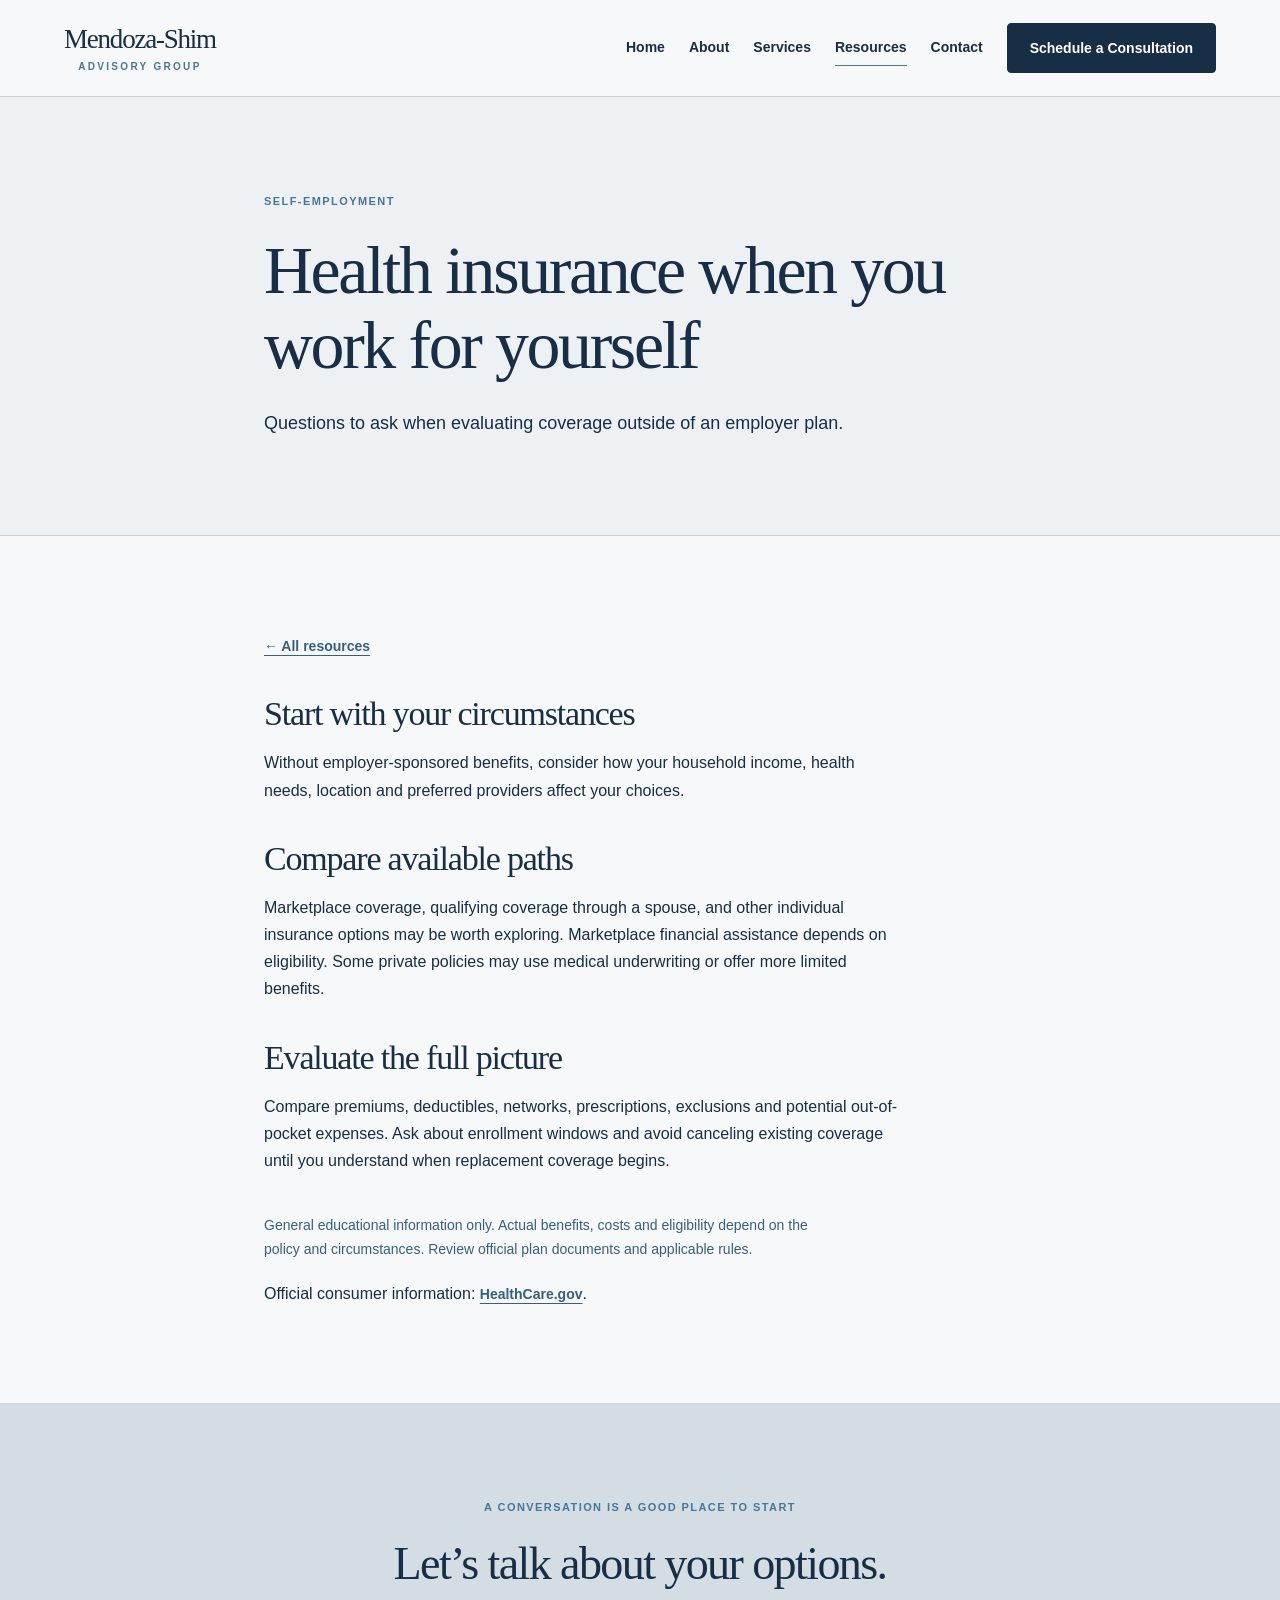
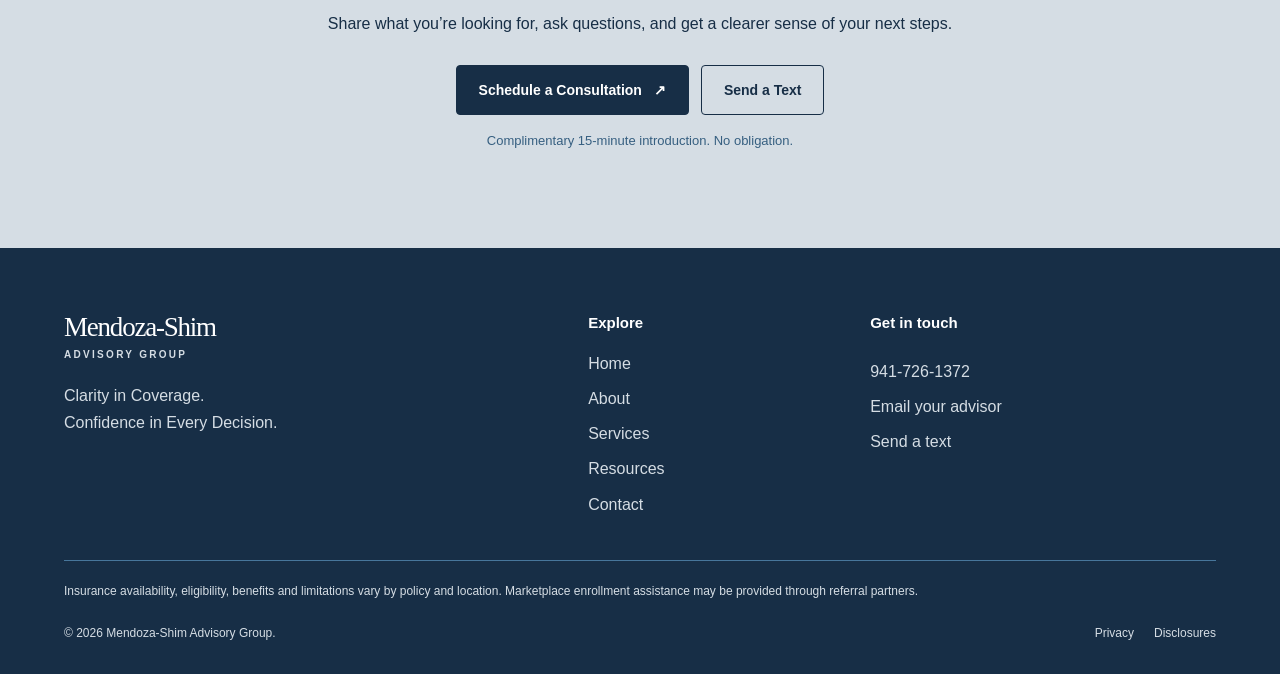
<file: self-employed.html>
<!doctype html><html lang="en"><head><meta charset="utf-8"><meta name="viewport" content="width=device-width, initial-scale=1"><title>Health insurance when you work for yourself | Mendoza-Shim Advisory Group</title><meta name="description" content="Questions to ask when evaluating coverage outside of an employer plan."><meta name="theme-color" content="#172E46"><meta property="og:type" content="website"><meta property="og:title" content="Health insurance when you work for yourself | Mendoza-Shim Advisory Group"><meta property="og:description" content="Questions to ask when evaluating coverage outside of an employer plan."><link rel="icon" href="favicon.svg" type="image/svg+xml"><link rel="stylesheet" href="assets/css/styles.css"><script defer src="assets/js/config.js"></script><script defer src="assets/js/main.js"></script></head><body><a class="skip" href="#main">Skip to content</a><header class="header"><div class="wrap nav"><a class="brand" href="index.html" aria-label="Mendoza-Shim Advisory Group home"><span class="brand-name">Mendoza-Shim</span><span class="brand-sub">Advisory Group</span></a><button class="menu-toggle" aria-expanded="false" aria-controls="navigation" type="button"><span>Menu</span><span aria-hidden="true">☰</span></button><nav id="navigation" aria-label="Main navigation"><a href="index.html">Home</a><a href="about.html">About</a><a href="services.html">Services</a><a href="resources.html" aria-current="page">Resources</a><a href="contact.html">Contact</a><a class="button primary nav-cta" data-booking href="contact.html">Schedule a Consultation</a></nav></div></header><main id="main"><section class="section page-intro"><div class="wrap narrow"><p class="eyebrow">Self-employment</p><h1>Health insurance when you work for yourself</h1><p class="lead">Questions to ask when evaluating coverage outside of an employer plan.</p></div></section><article class="section article"><div class="wrap narrow"><a class="text-link" href="resources.html">← All resources</a><h2>Start with your circumstances</h2><p>Without employer-sponsored benefits, consider how your household income, health needs, location and preferred providers affect your choices.</p><h2>Compare available paths</h2><p>Marketplace coverage, qualifying coverage through a spouse, and other individual insurance options may be worth exploring. Marketplace financial assistance depends on eligibility. Some private policies may use medical underwriting or offer more limited benefits.</p><h2>Evaluate the full picture</h2><p>Compare premiums, deductibles, networks, prescriptions, exclusions and potential out-of-pocket expenses. Ask about enrollment windows and avoid canceling existing coverage until you understand when replacement coverage begins.</p><p class="small">General educational information only. Actual benefits, costs and eligibility depend on the policy and circumstances. Review official plan documents and applicable rules.</p><p>Official consumer information: <a href="https://www.healthcare.gov/" class="text-link">HealthCare.gov</a>.</p></div></article><section class="section final-cta"><div class="wrap narrow center"><p class="eyebrow">A conversation is a good place to start</p><h2>Let’s talk about your options.</h2><p>Share what you’re looking for, ask questions, and get a clearer sense of your next steps.</p><div class="actions"><a class="button primary" data-booking href="contact.html">Schedule a Consultation <span aria-hidden="true">↗</span></a><a class="button secondary" href="sms:+19417261372">Send a Text</a></div><p class="reassurance">Complimentary 15-minute introduction. No obligation.</p></div></section></main><footer class="footer"><div class="wrap"><div class="footer-grid"><div><a class="brand" href="index.html"><span class="brand-name">Mendoza-Shim</span><span class="brand-sub">Advisory Group</span></a><p>Clarity in Coverage.<br>Confidence in Every Decision.</p></div><div><h2>Explore</h2><nav aria-label="Footer navigation"><a href="index.html">Home</a><a href="about.html">About</a><a href="services.html">Services</a><a href="resources.html" aria-current="page">Resources</a><a href="contact.html">Contact</a></nav></div><div><h2>Get in touch</h2><a href="tel:+19417261372">941-726-1372</a><a href="mailto:mendoza.insuranceadvising@gmail.com">Email your advisor</a><a href="sms:+19417261372">Send a text</a></div></div><div class="footer-legal"><p>Insurance availability, eligibility, benefits and limitations vary by policy and location. Marketplace enrollment assistance may be provided through referral partners.</p><div class="legal-row"><small>© <span data-year>2026</span> Mendoza-Shim Advisory Group.</small><div><a href="privacy.html">Privacy</a><a href="disclosures.html">Disclosures</a></div></div></div></div></footer></body></html>
</file>
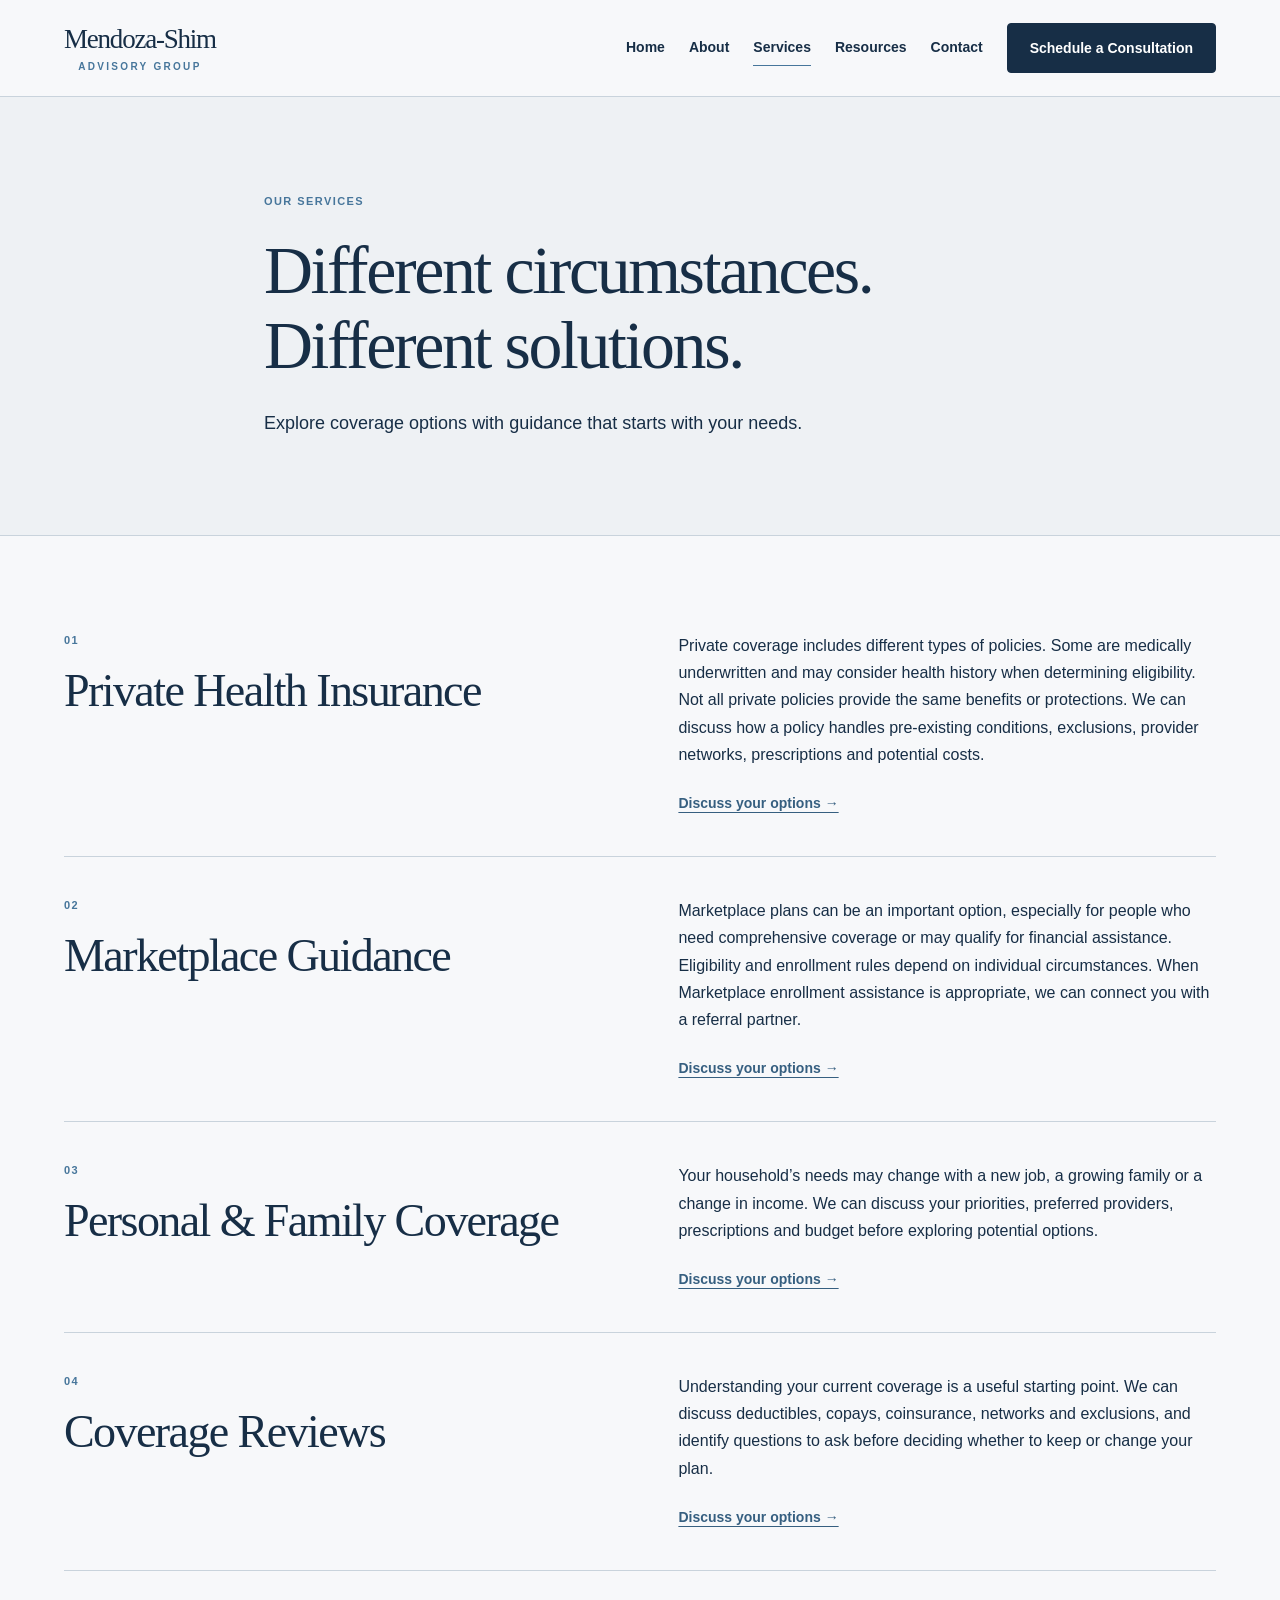
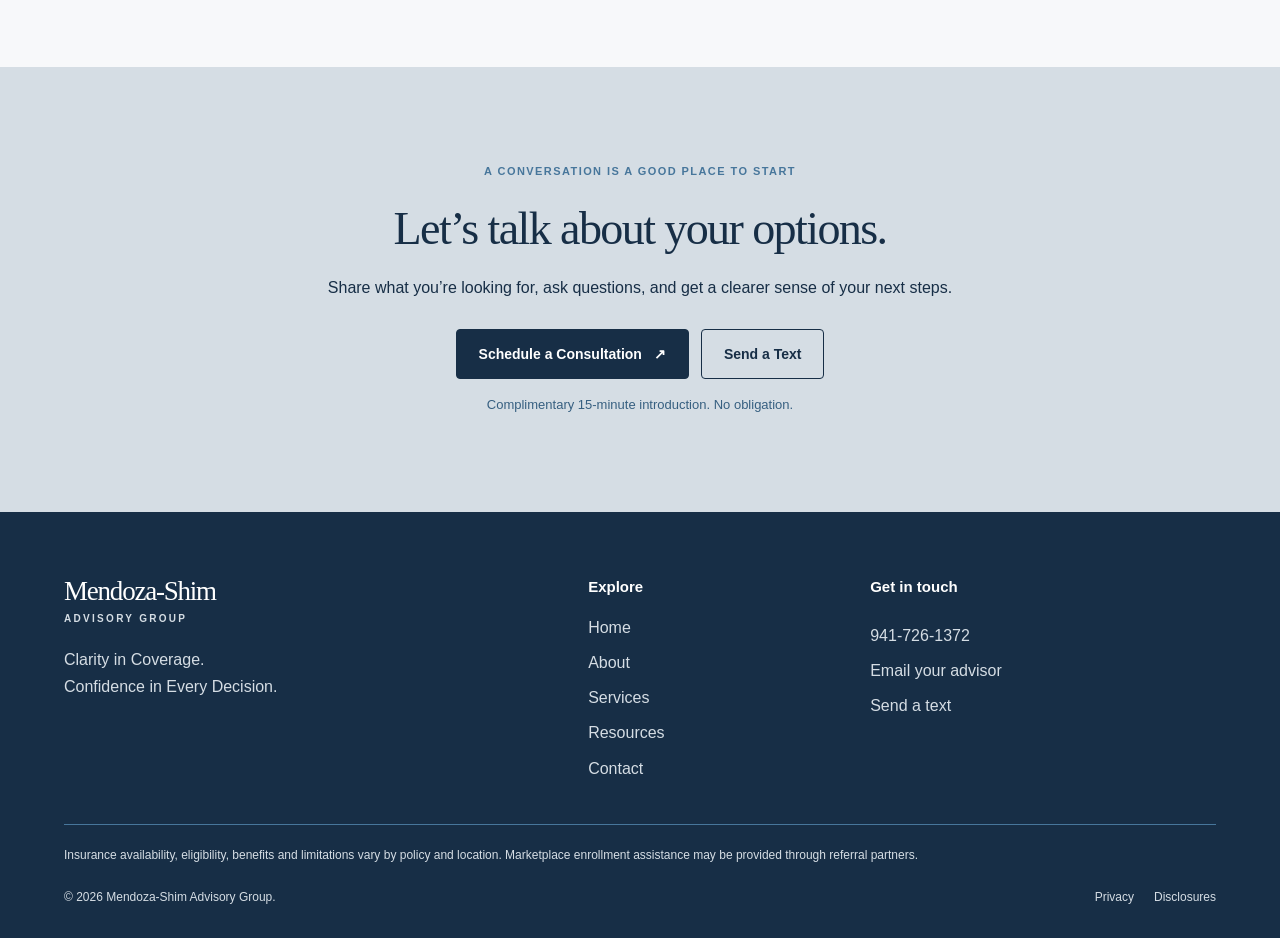
<file: services.html>
<!doctype html><html lang="en"><head><meta charset="utf-8"><meta name="viewport" content="width=device-width, initial-scale=1"><title>Health Insurance Services | Mendoza-Shim Advisory Group</title><meta name="description" content="Explore private health insurance, Marketplace guidance, personal and family coverage and coverage reviews."><meta name="theme-color" content="#172E46"><meta property="og:type" content="website"><meta property="og:title" content="Health Insurance Services | Mendoza-Shim Advisory Group"><meta property="og:description" content="Explore private health insurance, Marketplace guidance, personal and family coverage and coverage reviews."><link rel="icon" href="favicon.svg" type="image/svg+xml"><link rel="stylesheet" href="assets/css/styles.css"><script defer src="assets/js/config.js"></script><script defer src="assets/js/main.js"></script></head><body><a class="skip" href="#main">Skip to content</a><header class="header"><div class="wrap nav"><a class="brand" href="index.html" aria-label="Mendoza-Shim Advisory Group home"><span class="brand-name">Mendoza-Shim</span><span class="brand-sub">Advisory Group</span></a><button class="menu-toggle" aria-expanded="false" aria-controls="navigation" type="button"><span>Menu</span><span aria-hidden="true">☰</span></button><nav id="navigation" aria-label="Main navigation"><a href="index.html">Home</a><a href="about.html">About</a><a href="services.html" aria-current="page">Services</a><a href="resources.html">Resources</a><a href="contact.html">Contact</a><a class="button primary nav-cta" data-booking href="contact.html">Schedule a Consultation</a></nav></div></header><main id="main"><section class="section page-intro"><div class="wrap narrow"><p class="eyebrow">Our services</p><h1>Different circumstances. Different solutions.</h1><p class="lead">Explore coverage options with guidance that starts with your needs.</p></div></section><section class="section"><div class="wrap service-details"><article class="split detail" id="private"><div><span class="number">01</span><h2>Private Health Insurance</h2></div><div><p>Private coverage includes different types of policies. Some are medically underwritten and may consider health history when determining eligibility. Not all private policies provide the same benefits or protections. We can discuss how a policy handles pre-existing conditions, exclusions, provider networks, prescriptions and potential costs.</p><a class="text-link" href="contact.html">Discuss your options →</a></div></article><article class="split detail" id="marketplace"><div><span class="number">02</span><h2>Marketplace Guidance</h2></div><div><p>Marketplace plans can be an important option, especially for people who need comprehensive coverage or may qualify for financial assistance. Eligibility and enrollment rules depend on individual circumstances. When Marketplace enrollment assistance is appropriate, we can connect you with a referral partner.</p><a class="text-link" href="contact.html">Discuss your options →</a></div></article><article class="split detail" id="family"><div><span class="number">03</span><h2>Personal & Family Coverage</h2></div><div><p>Your household’s needs may change with a new job, a growing family or a change in income. We can discuss your priorities, preferred providers, prescriptions and budget before exploring potential options.</p><a class="text-link" href="contact.html">Discuss your options →</a></div></article><article class="split detail" id="reviews"><div><span class="number">04</span><h2>Coverage Reviews</h2></div><div><p>Understanding your current coverage is a useful starting point. We can discuss deductibles, copays, coinsurance, networks and exclusions, and identify questions to ask before deciding whether to keep or change your plan.</p><a class="text-link" href="contact.html">Discuss your options →</a></div></article></div></section><section class="section final-cta"><div class="wrap narrow center"><p class="eyebrow">A conversation is a good place to start</p><h2>Let’s talk about your options.</h2><p>Share what you’re looking for, ask questions, and get a clearer sense of your next steps.</p><div class="actions"><a class="button primary" data-booking href="contact.html">Schedule a Consultation <span aria-hidden="true">↗</span></a><a class="button secondary" href="sms:+19417261372">Send a Text</a></div><p class="reassurance">Complimentary 15-minute introduction. No obligation.</p></div></section></main><footer class="footer"><div class="wrap"><div class="footer-grid"><div><a class="brand" href="index.html"><span class="brand-name">Mendoza-Shim</span><span class="brand-sub">Advisory Group</span></a><p>Clarity in Coverage.<br>Confidence in Every Decision.</p></div><div><h2>Explore</h2><nav aria-label="Footer navigation"><a href="index.html">Home</a><a href="about.html">About</a><a href="services.html" aria-current="page">Services</a><a href="resources.html">Resources</a><a href="contact.html">Contact</a></nav></div><div><h2>Get in touch</h2><a href="tel:+19417261372">941-726-1372</a><a href="mailto:mendoza.insuranceadvising@gmail.com">Email your advisor</a><a href="sms:+19417261372">Send a text</a></div></div><div class="footer-legal"><p>Insurance availability, eligibility, benefits and limitations vary by policy and location. Marketplace enrollment assistance may be provided through referral partners.</p><div class="legal-row"><small>© <span data-year>2026</span> Mendoza-Shim Advisory Group.</small><div><a href="privacy.html">Privacy</a><a href="disclosures.html">Disclosures</a></div></div></div></div></footer></body></html>
</file>
<file: assets/css/styles.css>
:root{--navy:#172e46;--slate:#47769b;--silver:#d5dde4;--paper:#f7f8fa;--white:#fff;--line:#c9d3dc;--heading:Georgia,'Times New Roman',serif;--body:Arial,Helvetica,sans-serif;--max:1240px;--pad:clamp(24px,5.3vw,64px)}
*{box-sizing:border-box}html{scroll-behavior:smooth}body{margin:0;background:var(--paper);color:var(--navy);font:16px/1.7 var(--body)}a{color:inherit;text-decoration:none}button{font:inherit}a:focus-visible,button:focus-visible{outline:3px solid #47769b;outline-offset:5px}img{max-width:100%;display:block}img[hidden]{display:none}h1,h2,h3,p,figure{margin:0}h1,h2,h3{font-family:var(--heading);font-weight:400;line-height:1.12;letter-spacing:-.035em}h1{font-size:clamp(46px,5.3vw,76px)}h2{font-size:clamp(34px,3.6vw,51px)}h3{font-size:clamp(23px,2.1vw,28px)}p+p{margin-top:18px}.wrap{width:min(100%,calc(var(--max) + 2 * var(--pad)));padding-inline:var(--pad);margin-inline:auto}.narrow{max-width:880px}.section{padding-block:clamp(66px,7.5vw,108px)}.eyebrow,.number{font:600 11px/1.5 var(--body);letter-spacing:.13em;text-transform:uppercase;color:var(--slate);display:block}.eyebrow{margin-bottom:23px}.lead{font-size:18px;line-height:1.7;max-width:650px}.skip{position:absolute;left:16px;top:-100px;padding:10px;background:white;z-index:10}.skip:focus{top:10px}.header{border-bottom:1px solid var(--line);background:var(--paper)}.nav{min-height:96px;display:flex;align-items:center;justify-content:space-between;gap:30px}.brand{display:inline-flex;flex-direction:column;align-items:center;flex:none;line-height:1.1;white-space:nowrap}.brand-name{font:400 27px/1.12 var(--heading);letter-spacing:-.045em}.brand-sub{font-size:10px;letter-spacing:.23em;text-transform:uppercase;color:var(--slate);margin-top:6px;font-weight:600}.nav nav{display:flex;gap:24px;align-items:center}.nav nav>a:not(.button){font-size:14px;font-weight:600;padding-block:12px;position:relative}.nav nav>a[aria-current=page]:not(.button):after{content:'';position:absolute;bottom:6px;left:0;right:0;height:1px;background:var(--slate)}.button{display:inline-flex;align-items:center;justify-content:center;gap:12px;min-height:50px;padding:12px 22px;border:1px solid var(--navy);border-radius:4px;font-size:14px;line-height:1.35;font-weight:600;text-align:center;transition:background .18s,color .18s;white-space:normal}.primary{background:var(--navy);color:white}.primary:hover{background:#284963}.secondary{background:transparent}.secondary:hover{background:var(--silver)}.menu-toggle{display:none}.hero{padding-block:clamp(54px,6vw,90px)}.hero-grid{display:grid;grid-template-columns:1.03fr .97fr;align-items:center;gap:clamp(32px,5vw,76px)}.hero h1{margin-bottom:27px}.hero .lead{font-size:17px;max-width:510px}.actions{display:flex;flex-wrap:wrap;gap:12px;margin-top:28px}.reassurance{font-size:13px;color:#365f80;margin-top:15px}.portrait-stage{position:relative;aspect-ratio:1.08;overflow:hidden;border-radius:3px;background:var(--silver)}.portrait-stage img{width:100%;height:100%;object-fit:cover;object-position:center 40%}.portrait-fallback{height:100%;min-height:280px;display:flex;flex-direction:column;align-items:center;justify-content:center;text-align:center;padding:32px;background:var(--silver)}.portrait-mark{font:400 clamp(64px,9vw,125px)/1 var(--heading);letter-spacing:-.07em;color:var(--navy)}.portrait-mark span{color:var(--slate)}.portrait-rule{height:1px;width:54px;background:var(--slate);margin:24px 0}.portrait-fallback p{font:400 23px/1.4 var(--heading);color:var(--navy)}.portrait figcaption{margin-top:18px;display:flex;flex-direction:column;gap:3px}.portrait figcaption span{font:400 25px/1.2 var(--heading)}.portrait figcaption small{color:var(--slate);text-transform:uppercase;letter-spacing:.12em;font-size:11px;font-weight:600}.trust-strip{background:var(--silver)}.trust-strip .wrap{display:grid;grid-template-columns:repeat(3,1fr);padding-block:21px;text-align:center;font-size:14px;font-weight:600}.trust-strip span+span{border-left:1px solid #a9bac8}.three-grid,.service-grid{display:grid;gap:36px;margin-top:42px}.three-grid{grid-template-columns:repeat(3,minmax(0,1fr))}.service-grid{grid-template-columns:repeat(2,minmax(0,1fr));gap:36px 64px}.line-card{border-top:1px solid var(--line);padding-top:22px}.line-card h3{margin:18px 0 14px}.line-card p{line-height:1.65}.dark{background:var(--navy);color:var(--paper)}.dark .eyebrow,.dark .number,.dark p{color:var(--silver)}.dark .line-card{border-color:#47769b}.text-link{display:inline-block;color:#365f80;font-weight:600;font-size:14px;text-decoration:underline;text-underline-offset:4px}.text-link:hover{text-decoration:none}.line-card .text-link{margin-top:18px}.dark .text-link{color:var(--silver)}.split{display:grid;grid-template-columns:1fr 1fr;gap:clamp(32px,6vw,80px);align-items:start}.split h2{margin-bottom:20px}.split .text-link{margin-top:24px}.advisor-section{background:#eef1f4}.resources-grid h3 a:hover{text-decoration:underline;text-underline-offset:4px}.all-resources{margin-top:36px}.final-cta{background:var(--silver)}.center{text-align:center}.center h2{margin-bottom:20px}.center .actions{justify-content:center}.footer{background:var(--navy);color:var(--silver);padding:64px 0 30px}.footer-grid{display:grid;grid-template-columns:1.4fr .7fr 1fr;gap:40px}.footer .brand{align-items:flex-start;color:white}.footer .brand-sub{color:var(--silver)}.footer-grid p{margin-top:22px}.footer-grid h2{font:600 15px/1.5 var(--body);letter-spacing:0;color:white;margin-bottom:15px}.footer-grid nav,.footer-grid>div:last-child{display:flex;flex-direction:column;align-items:flex-start;gap:8px}.footer a:hover{text-decoration:underline}.footer-legal{border-top:1px solid #47769b;margin-top:42px;padding-top:20px;font-size:12px}.legal-row{display:flex;justify-content:space-between;gap:20px;margin-top:22px}.legal-row div{display:flex;gap:20px}.legal-row small{font-size:12px}.page-intro{background:#eef1f4;border-bottom:1px solid var(--line)}.page-intro h1{margin-bottom:24px}.service-details .detail{padding-block:40px;border-bottom:1px solid var(--line);scroll-margin-top:24px}.service-details .detail:first-child{padding-top:0}.detail .number{margin-bottom:16px}.contact-grid{display:grid;grid-template-columns:1fr 1fr;gap:28px}.contact-card{padding:clamp(24px,4vw,48px);border:1px solid var(--line);background:white}.contact-card h2{font-size:clamp(30px,3.2vw,42px);margin-bottom:20px}.contact-card .button{margin:24px 0 12px}.contact-note{margin-top:36px}.small{font-size:14px;color:#365f80}.article h2{font-size:34px;margin:36px 0 16px}.article .small{margin-top:40px}.article p{max-width:72ch}.article a:not(.button){text-decoration:underline}.contact-card a:not(.button){text-decoration:underline}
@media(max-width:1000px){.nav{min-height:80px;flex-wrap:wrap;gap:0;padding-block:16px}.menu-toggle{display:flex;gap:10px;align-items:center;border:1px solid var(--line);border-radius:4px;background:transparent;color:var(--navy);padding:8px 12px;min-height:44px}.nav nav{width:100%;display:flex;flex-direction:column;align-items:stretch;gap:4px;padding-top:15px}.nav nav[hidden]{display:none}.nav nav>a:not(.button){padding:10px 0}.nav nav>a[aria-current=page]:not(.button):after{right:auto;width:32px}.nav-cta{align-self:flex-start}.hero-grid{gap:32px}.desktop-break{display:none}.hero h1{font-size:clamp(44px,6vw,62px)}}
@media(max-width:700px){.section{padding-block:60px}.hero{padding-block:46px}.hero-grid,.split,.three-grid,.service-grid,.contact-grid,.footer-grid{grid-template-columns:1fr}.hero-grid{gap:36px}.hero h1{font-size:clamp(43px,10vw,58px)}.hero .lead,.lead{font-size:16px}.actions{flex-direction:column;align-items:stretch}.actions .button{width:100%}.portrait-stage{aspect-ratio:1.1}.trust-strip .wrap{grid-template-columns:1fr;gap:9px;padding-block:18px}.trust-strip span+span{border:0}.three-grid,.service-grid{gap:28px;margin-top:30px}.line-card{padding-top:18px}.line-card h3{margin-top:12px}.footer-grid{gap:32px}.legal-row{flex-direction:column}.brand-name{font-size:24px}.brand-sub{font-size:9px}.page-intro h1{font-size:46px}.service-details .detail{gap:12px}.footer{padding-top:48px}.portrait-fallback{min-height:230px}.center .actions{max-width:400px;margin-inline:auto}}
@media(prefers-reduced-motion:reduce){html{scroll-behavior:auto}*,*::before,*::after{transition:none!important}}
</file>
